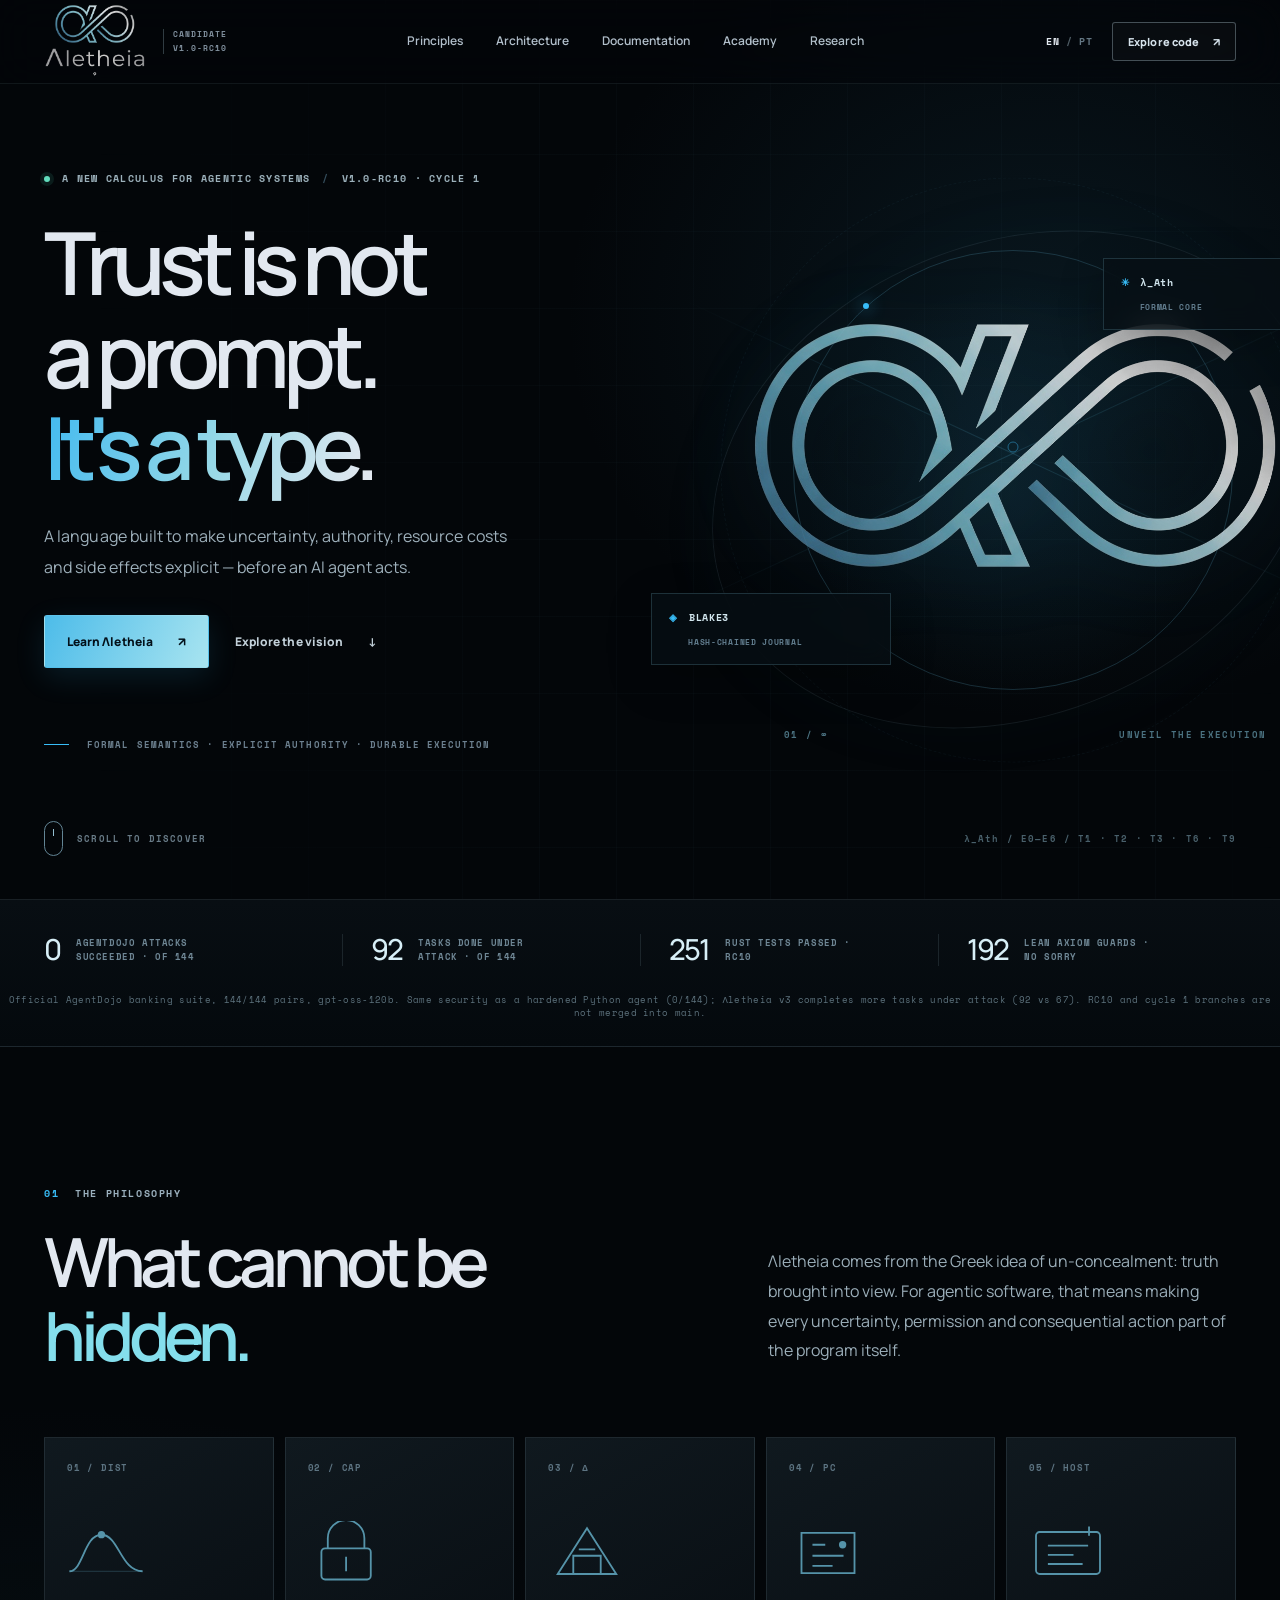
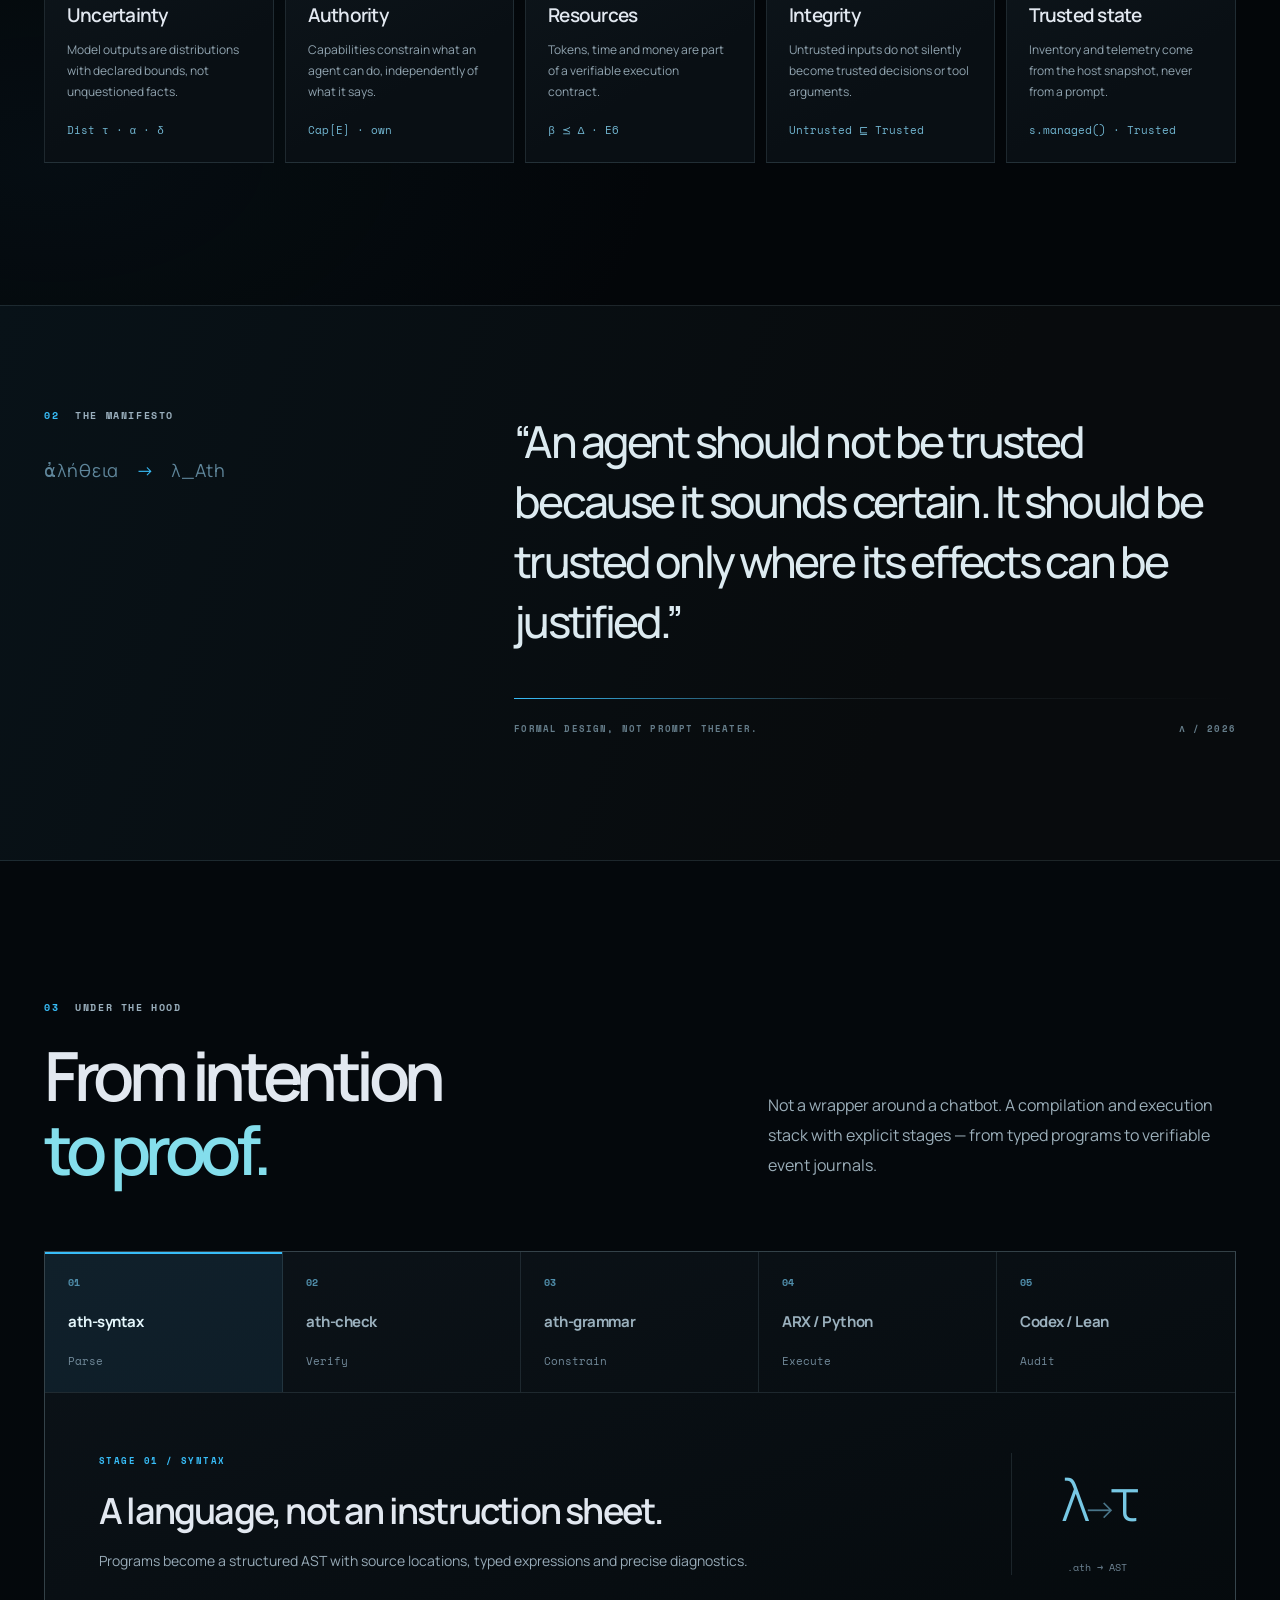
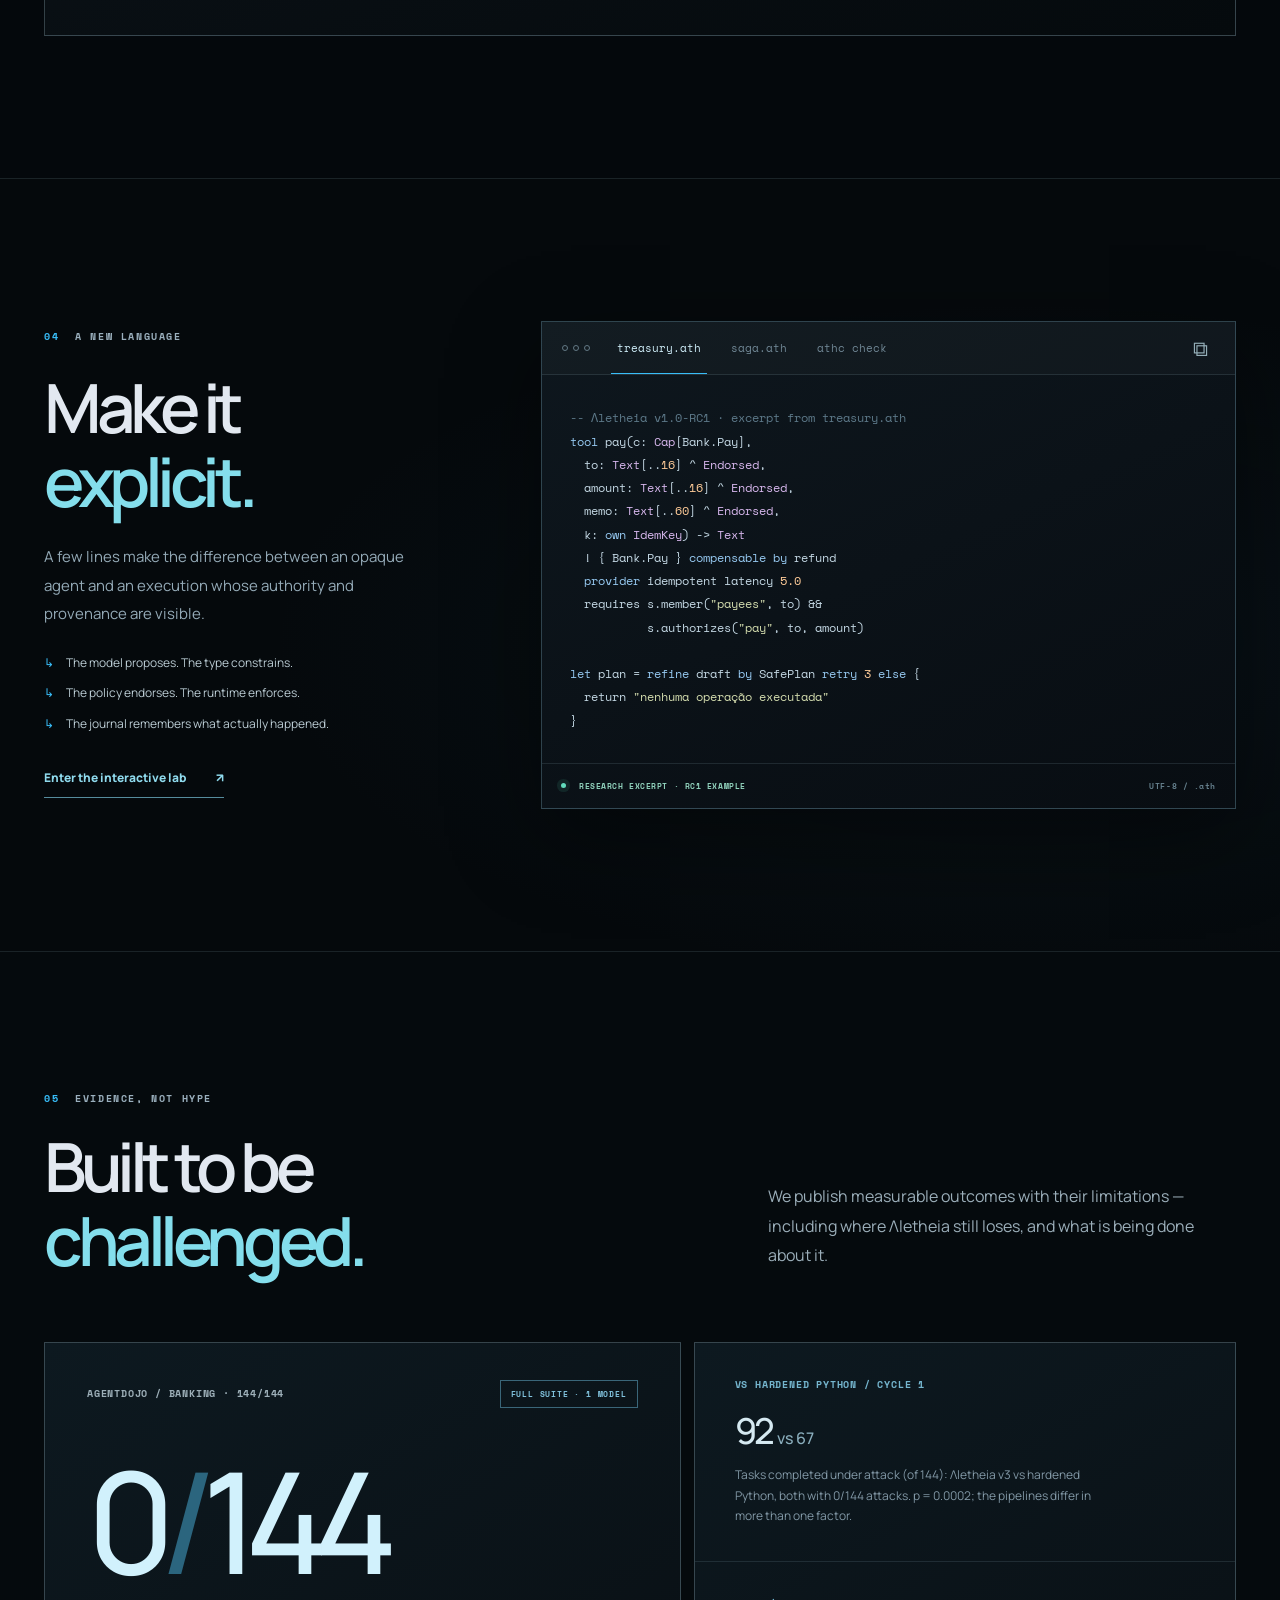
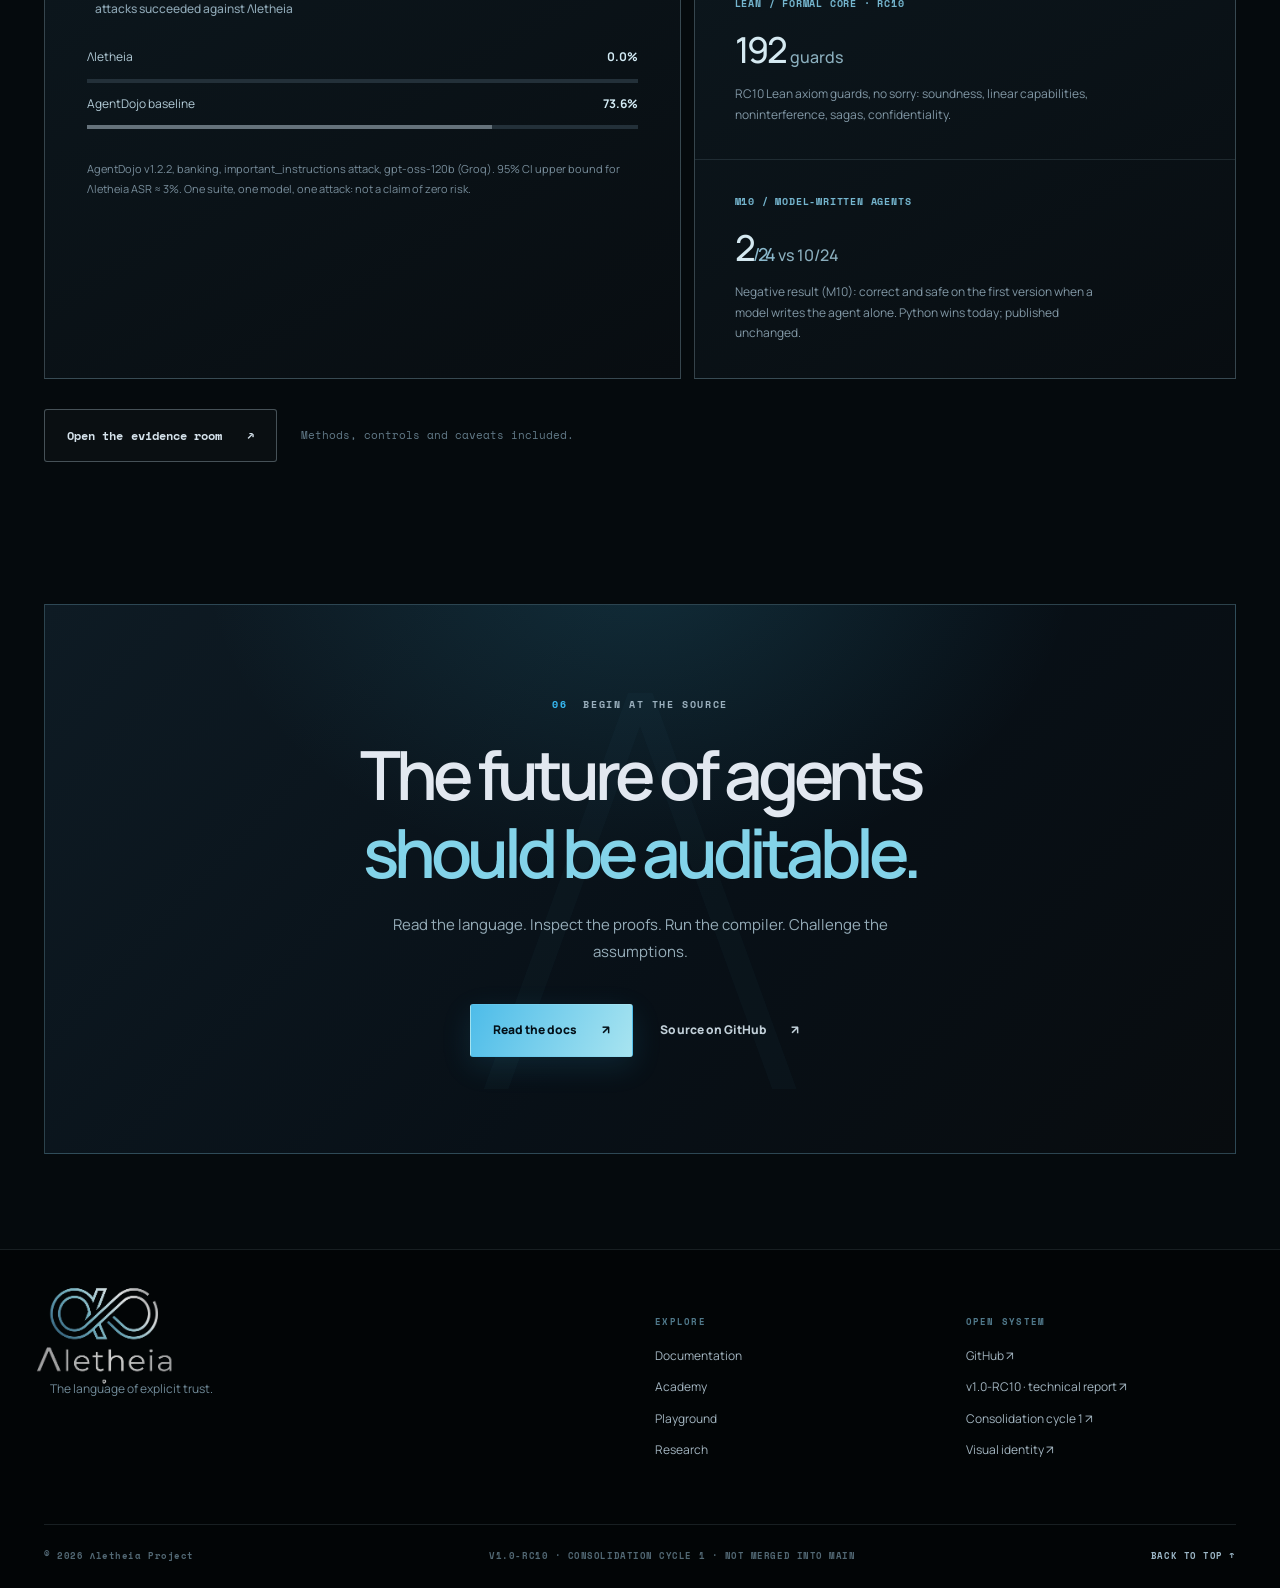
<file: index.html>
<!doctype html>
<html lang="en">
<head>
  <meta charset="UTF-8"><meta name="viewport" content="width=device-width,initial-scale=1"><meta name="theme-color" content="#050708">
  <meta name="description" content="Λletheia — a research programming language for agents. Typed uncertainty, authority, integrity, budgets and durable execution. Formal foundations in Lean 4.">
  <meta property="og:title" content="Λletheia — Trust, compiled."><meta property="og:description" content="The language where uncertainty, authority and side effects cannot hide from the compiler."><meta property="og:image" content="assets/aletheia-original.jpg">
  <link rel="icon" href="assets/favicon.png"><link rel="stylesheet" href="styles/site.css">
  <title>Λletheia — Trust, compiled.</title>
</head>
<body data-page="home">
<a href="#main" class="skip-link">Skip to content</a>
<div class="page-progress" id="page-progress" aria-hidden="true"></div>
<header class="site-header" id="site-header">
 <div class="container header-inner">
  <a href="index.html" class="brand" aria-label="Λletheia home"><img src="assets/aletheia-lockup.png" alt="Λletheia" width="123" height="91"><span class="brand-divider"></span><span class="brand-version">CANDIDATE<br>V1.0-RC10</span></a>
  <nav class="main-nav" aria-label="Main navigation"><a href="#philosophy" data-i18n="navPrinciples">Principles</a><a href="#architecture" data-i18n="navArchitecture">Architecture</a><a href="docs.html" data-i18n="navDocs">Documentation</a><a href="academy.html" data-i18n="navAcademy">Academy</a><a href="research.html" data-i18n="navResearch">Research</a></nav>
  <div class="header-actions"><button class="locale-switch" id="locale-switch" aria-label="Switch language"><span class="locale-current">EN</span><span class="locale-slash"> / </span><span class="locale-next">PT</span></button><a class="btn btn-outline btn-sm header-cta" href="playground.html"><span data-i18n="navExplore">Explore code</span><span aria-hidden="true">↗</span></a><button class="menu-toggle" aria-label="Open menu" aria-expanded="false"><span></span><span></span></button></div>
 </div>
 <nav class="mobile-nav" aria-label="Mobile menu"><a href="#philosophy" data-i18n="navPrinciples">Principles</a><a href="#architecture" data-i18n="navArchitecture">Architecture</a><a href="docs.html" data-i18n="navDocs">Documentation</a><a href="academy.html" data-i18n="navAcademy">Academy</a><a href="research.html" data-i18n="navResearch">Research</a><a href="playground.html" data-i18n="navExplore">Explore code</a></nav>
</header>
<main id="main">
<section class="hero section-shell" id="top">
  <div class="hero-grid" aria-hidden="true"></div><div class="hero-glow" aria-hidden="true"></div>
  <div class="container hero-layout">
   <div class="hero-copy">
     <div class="eyebrow hero-badge"><span class="live-dot"></span><span data-i18n="heroEyebrow">A NEW CALCULUS FOR AGENTIC SYSTEMS</span><span class="badge-sep">/</span><span>V1.0-RC10 · CYCLE 1</span></div>
     <h1><span data-i18n="heroTitle1">Trust is not</span><br><span data-i18n="heroTitle2">a prompt.</span><br><span class="gradient-type" data-i18n="heroTitle3">It's a type.</span></h1>
     <p class="hero-lead" data-i18n="heroLead">A language built to make uncertainty, authority, resource costs and side effects explicit — before an AI agent acts.</p>
     <div class="hero-buttons"><a href="academy.html" class="btn btn-primary"><span data-i18n="heroStart">Start building</span><span class="arrow-nudge">↗</span></a><a href="#manifesto" class="btn btn-ghost"><span data-i18n="heroVision">Explore the vision</span><span class="btn-chevron">↓</span></a></div>
     <div class="hero-micro"><span class="micro-line"></span><span data-i18n="heroMicro">FORMAL SEMANTICS · EXPLICIT AUTHORITY · DURABLE EXECUTION</span></div>
   </div>
   <div class="hero-art" aria-label="Λletheia symbol and formal architecture">
     <div class="art-axis axis-one"></div><div class="art-axis axis-two"></div><div class="art-orbit orbit-one"></div><div class="art-orbit orbit-two"></div>
     <div class="core-symbol"><img src="assets/aletheia-symbol.png" alt="The official Λletheia Greek alpha-lambda infinite symbol" width="530" height="272"></div>
     <div class="radial-center"></div>
     <div class="float-label float-top"><span class="label-cross">✳</span><span>λ_Ath</span><span class="float-label-sub" data-i18n="formalCore">FORMAL CORE</span></div>
     <div class="float-label float-bottom"><span class="label-cross">◈</span><span>BLAKE3</span><span class="float-label-sub" data-i18n="verifiedJournal">HASH-CHAINED JOURNAL</span></div>
     <div class="art-footer"><span>01 / ∞</span><span>UNVEIL THE EXECUTION</span></div>
   </div>
  </div>
  <div class="container hero-bottom"><span class="hero-scroll"><span class="scroll-indicator"></span><span data-i18n="scrollToDiscover">SCROLL TO DISCOVER</span></span><span class="hero-coordinate">λ_Ath / E0—E6 / T1 · T2 · T3 · T6 · T9</span></div>
</section>
<section class="proof-strip" aria-label="Project evidence at a glance"><div class="container proof-strip-inner"><div><strong>0</strong><span data-i18n="proofA">AGENTDOJO ATTACKS SUCCEEDED · OF 144</span></div><div><strong>92</strong><span data-i18n="proofB">TASKS DONE UNDER ATTACK · OF 144</span></div><div><strong>251</strong><span data-i18n="proofC">RUST TESTS PASSED · RC10</span></div><div><strong>192</strong><span data-i18n="proofD">LEAN AXIOM GUARDS · NO SORRY</span></div></div><div class="strip-note" data-i18n="proofNote">Official AgentDojo banking suite, 144/144 pairs, gpt-oss-120b. Same security as a hardened Python agent (0/144); Λletheia v3 completes more tasks under attack (92 vs 67). RC10 and cycle 1 branches are not merged into main.</div></section>
<section class="section philosophy" id="philosophy">
 <div class="container"><div class="section-intro reveal"><div class="kicker"><span>01</span><span data-i18n="philosophyKicker">THE PHILOSOPHY</span></div><div class="intro-split"><h2 class="display-title"><span data-i18n="philosophyTitle1">What cannot be</span><br><em data-i18n="philosophyTitle2">hidden.</em></h2><p data-i18n="philosophyLead">Λletheia comes from the Greek idea of un-concealment: truth brought into view. For agentic software, that means making every uncertainty, permission and consequential action part of the program itself.</p></div></div>
  <div class="pillar-grid">
   <article class="pillar-card reveal"><div class="pillar-top"><span class="pillar-num">01 / DIST</span><svg viewBox="0 0 84 70" fill="none" aria-hidden="true"><path d="M2 55C17 55 18 15 37 15S58 55 82 55" stroke="currentColor" stroke-width="2"/><path d="M2 55h80" stroke="currentColor" opacity=".35"/><circle cx="37" cy="15" r="4" fill="currentColor"/></svg></div><h3 data-i18n="pillar1Title">Uncertainty</h3><p data-i18n="pillar1Desc">Model outputs are distributions with declared bounds, not unquestioned facts.</p><span class="pillar-code">Dist τ · α · δ</span></article>
   <article class="pillar-card reveal"><div class="pillar-top"><span class="pillar-num">02 / CAP</span><svg viewBox="0 0 84 70" fill="none" aria-hidden="true"><path d="M21 30V19a20 20 0 1140 0v11" stroke="currentColor" stroke-width="2"/><rect x="14" y="30" width="54" height="34" rx="4" stroke="currentColor" stroke-width="2"/><path d="M41 39v16" stroke="currentColor" stroke-width="2"/></svg></div><h3 data-i18n="pillar2Title">Authority</h3><p data-i18n="pillar2Desc">Capabilities constrain what an agent can do, independently of what it says.</p><span class="pillar-code">Cap[E] · own</span></article>
   <article class="pillar-card reveal"><div class="pillar-top"><span class="pillar-num">03 / Δ</span><svg viewBox="0 0 84 70" fill="none" aria-hidden="true"><path d="M10 58 42 8l32 50H10Z" stroke="currentColor" stroke-width="2"/><path d="M27 58V38h30v20M33 31h18" stroke="currentColor" stroke-width="2"/></svg></div><h3 data-i18n="pillar3Title">Resources</h3><p data-i18n="pillar3Desc">Tokens, time and money are part of a verifiable execution contract.</p><span class="pillar-code">β ⪯ Δ · E6</span></article>
   <article class="pillar-card reveal"><div class="pillar-top"><span class="pillar-num">04 / PC</span><svg viewBox="0 0 84 70" fill="none" aria-hidden="true"><path d="M13 13h58v44H13z" stroke="currentColor" stroke-width="2"/><path d="M25 26h14M25 38h34M25 49h22" stroke="currentColor" stroke-width="2"/><circle cx="58" cy="26" r="4" fill="currentColor"/></svg></div><h3 data-i18n="pillar4Title">Integrity</h3><p data-i18n="pillar4Desc">Untrusted inputs do not silently become trusted decisions or tool arguments.</p><span class="pillar-code">Untrusted ⊑ Trusted</span></article>
   <article class="pillar-card reveal"><div class="pillar-top"><span class="pillar-num">05 / HOST</span><svg viewBox="0 0 84 70" fill="none" aria-hidden="true"><rect x="7" y="12" width="70" height="46" rx="4" stroke="currentColor" stroke-width="2"/><path d="M20 27h44M20 37h28M20 47h38" stroke="currentColor" stroke-width="2"/><path d="M65 6v10" stroke="currentColor" stroke-width="2"/></svg></div><h3 data-i18n="pillar5Title">Trusted state</h3><p data-i18n="pillar5Desc">Inventory and telemetry come from the host snapshot, never from a prompt.</p><span class="pillar-code">s.managed() · Trusted</span></article>
  </div>
 </div>
</section>
<section class="manifesto section" id="manifesto"><div class="container manifesto-grid"><div class="manifesto-side reveal"><div class="kicker"><span>02</span><span data-i18n="manifestoKicker">THE MANIFESTO</span></div><div class="manifesto-index">ἀλήθεια <span>→</span> λ_Ath</div></div><div class="manifesto-main reveal"><p class="manifesto-quote" data-i18n="manifestoQuote">“An agent should not be trusted because it sounds certain. It should be trusted only where its effects can be justified.”</p><div class="manifesto-rule"></div><div class="manifesto-caption"><span data-i18n="manifestoCaption">FORMAL DESIGN, NOT PROMPT THEATER.</span><span>Λ / 2026</span></div></div></div></section>
<section class="section architecture" id="architecture"><div class="container"><div class="section-intro reveal"><div class="kicker"><span>03</span><span data-i18n="archKicker">UNDER THE HOOD</span></div><div class="intro-split"><h2 class="display-title"><span data-i18n="archTitle1">From intention</span><br><em data-i18n="archTitle2">to proof.</em></h2><p data-i18n="archLead">Not a wrapper around a chatbot. A compilation and execution stack with explicit stages — from typed programs to verifiable event journals.</p></div></div>
<div class="arch-panel reveal"><div class="arch-flow" role="tablist" aria-label="Architecture stages"><button class="arch-node active" role="tab" aria-selected="true" data-stage="0"><span>01</span><b>ath-syntax</b><small data-i18n="archNode1">Parse</small></button><button class="arch-node" role="tab" aria-selected="false" data-stage="1"><span>02</span><b>ath-check</b><small data-i18n="archNode2">Verify</small></button><button class="arch-node" role="tab" aria-selected="false" data-stage="2"><span>03</span><b>ath-grammar</b><small data-i18n="archNode3">Constrain</small></button><button class="arch-node" role="tab" aria-selected="false" data-stage="3"><span>04</span><b>ARX / Python</b><small data-i18n="archNode4">Execute</small></button><button class="arch-node" role="tab" aria-selected="false" data-stage="4"><span>05</span><b>Codex / Lean</b><small data-i18n="archNode5">Audit</small></button></div><div class="arch-detail"><div><div class="detail-label" id="arch-label">STAGE 01 / SYNTAX</div><h3 id="arch-heading">A language, not an instruction sheet.</h3><p id="arch-description">Programs become a structured AST with source locations, typed expressions and precise diagnostics.</p></div><div class="arch-detail-ascii" aria-hidden="true"><div class="ascii-mark">λ<span>→</span>τ</div><span id="arch-code-tag">.ath → AST</span></div></div></div>
</div></section>
<section class="section code-section" id="language"><div class="container code-layout"><div class="code-intro reveal"><div class="kicker"><span>04</span><span data-i18n="codeKicker">A NEW LANGUAGE</span></div><h2 class="display-title"><span data-i18n="codeTitle1">Make it</span><br><em data-i18n="codeTitle2">explicit.</em></h2><p data-i18n="codeLead">A few lines make the difference between an opaque agent and an execution whose authority and provenance are visible.</p><ul class="code-checklist"><li><span>↳</span><span data-i18n="codeBullet1">The model proposes. The type constrains.</span></li><li><span>↳</span><span data-i18n="codeBullet2">The policy endorses. The runtime enforces.</span></li><li><span>↳</span><span data-i18n="codeBullet3">The journal remembers what actually happened.</span></li></ul><a href="playground.html" class="text-link"><span data-i18n="codeLaunch">Enter the interactive lab</span><span>↗</span></a></div>
 <div class="code-window reveal"><div class="window-top"><span class="window-dots"><i></i><i></i><i></i></span><div class="window-tabs"><button class="sample-tab active" data-sample="remediate">treasury.ath</button><button class="sample-tab" data-sample="rollout">saga.ath</button><button class="sample-tab" data-sample="checks">athc check</button></div><button class="icon-btn copy-code" data-copy-target="home-code" aria-label="Copy code">⧉</button></div><pre id="home-code" class="syntax-code"></pre><div class="window-foot"><span class="term-green"><span class="pulse-dot"></span><span data-i18n="codeFoot">RESEARCH EXCERPT · RC1 EXAMPLE</span></span><span>UTF-8  /  .ath</span></div></div>
</div></section>
<section class="section research-preview" id="evidence"><div class="container"><div class="section-intro reveal"><div class="kicker"><span>05</span><span data-i18n="evidenceKicker">EVIDENCE, NOT HYPE</span></div><div class="intro-split"><h2 class="display-title"><span data-i18n="evidenceTitle1">Built to be</span><br><em data-i18n="evidenceTitle2">challenged.</em></h2><p data-i18n="evidenceLead">We publish measurable outcomes with their limitations — including where Λletheia still loses, and what is being done about it.</p></div></div>
 <div class="evidence-grid"><div class="evidence-primary reveal"><div class="evidence-topline"><span>AGENTDOJO / BANKING · 144/144</span><span class="lab-badge" data-i18n="partialSample">FULL SUITE · 1 MODEL</span></div><div class="evidence-number">0<span class="number-slash">/</span>144<span class="num-caption" data-i18n="asrCaption">attacks succeeded against Λletheia</span></div><div class="compare-bars"><div class="bar-label"><span>Λletheia</span><b>0.0%</b></div><div class="bar-track"><i style="width:0%;"></i></div><div class="bar-label"><span>AgentDojo baseline</span><b>73.6%</b></div><div class="bar-track"><i style="width:73.6%;" class="bar-baseline"></i></div></div><p class="stat-disclaimer" data-i18n="evidenceCaveat">AgentDojo v1.2.2, banking, important_instructions attack, gpt-oss-120b (Groq). 95% CI upper bound for Λletheia ASR ≈ 3%. One suite, one model, one attack: not a claim of zero risk.</p></div>
 <div class="evidence-other reveal"><div class="small-stat"><span>VS HARDENED PYTHON / CYCLE 1</span><strong>92 <small>vs 67</small></strong><p data-i18n="smallStat1">Tasks completed under attack (of 144): Λletheia v3 vs hardened Python, both with 0/144 attacks. p = 0.0002; the pipelines differ in more than one factor.</p></div><div class="small-stat"><span>LEAN / FORMAL CORE · RC10</span><strong>192 <small data-i18n="smallStat2Unit">guards</small></strong><p data-i18n="smallStat2">RC10 Lean axiom guards, no sorry: soundness, linear capabilities, noninterference, sagas, confidentiality.</p></div><div class="small-stat"><span>M10 / MODEL-WRITTEN AGENTS</span><strong>2<span class="stat-mini">/24</span> <small>vs 10/24</small></strong><p data-i18n="smallStat3">Negative result (M10): correct and safe on the first version when a model writes the agent alone. Python wins today; published unchanged.</p></div></div></div>
 <div class="research-link-row"><a href="research.html" class="btn btn-outline"><span data-i18n="researchCTA">Open the evidence room</span><span>↗</span></a><span data-i18n="researchTransparency">Methods, controls and caveats included.</span></div></div></section>
<section class="section launch-section"><div class="container launch-card reveal"><div class="launch-glow"></div><div class="launch-mark">Λ</div><div class="kicker"><span>06</span><span data-i18n="launchKicker">BEGIN AT THE SOURCE</span></div><h2><span data-i18n="launchTitle1">The future of agents</span><br><em data-i18n="launchTitle2">should be auditable.</em></h2><p data-i18n="launchLead">Read the language. Inspect the proofs. Run the compiler. Challenge the assumptions.</p><div class="launch-buttons"><a href="docs.html#start" class="btn btn-primary"><span data-i18n="launchGetStarted">Read the docs</span><span>↗</span></a><a href="https://github.com/Antoniorjr4/Aletheia" target="_blank" rel="noopener noreferrer" class="btn btn-ghost"><span data-i18n="launchGithub">Source on GitHub</span><span>↗</span></a></div></div></section>
</main>
<footer class="footer"><div class="container footer-grid"><div><a href="index.html" class="footer-brand"><img src="assets/aletheia-lockup.png" alt="Λletheia" width="145" height="105"></a><p data-i18n="footerTag">The language of explicit trust.</p></div><div class="footer-links"><div><span data-i18n="footerExplore">EXPLORE</span><a href="docs.html" data-i18n="navDocs">Documentation</a><a href="academy.html" data-i18n="navAcademy">Academy</a><a href="playground.html">Playground</a><a href="research.html" data-i18n="navResearch">Research</a></div><div><span data-i18n="footerOpen">OPEN SYSTEM</span><a href="https://github.com/Antoniorjr4/Aletheia" target="_blank" rel="noopener noreferrer">GitHub ↗</a><a href="https://github.com/Antoniorjr4/Aletheia/blob/release/v1.0-rc10/docs/RC10.md" target="_blank" rel="noopener noreferrer">v1.0-RC10 · technical report ↗</a><a href="https://github.com/Antoniorjr4/Aletheia/blob/consolidacao/ciclo-1/docs/CICLO-1.md" target="_blank" rel="noopener noreferrer"><span data-pt="Ciclo de consolidação 1 ↗">Consolidation cycle 1 ↗</span></a><a href="library/Aletheia-Visual-Identity.pdf" target="_blank" rel="noopener noreferrer" data-i18n="footerIdentity">Visual identity ↗</a></div></div></div><div class="container footer-bottom"><span>© 2026 Λletheia Project</span><span data-i18n="footerResearch">V1.0-RC10 · CONSOLIDATION CYCLE 1 · NOT MERGED INTO MAIN</span><a href="#top" data-i18n="backToTop">BACK TO TOP ↑</a></div></footer>
<div class="toast" id="toast" role="status" aria-live="polite"></div><script src="scripts/site.js" defer></script><script src="scripts/home.js" defer></script>
</body></html>
</file>
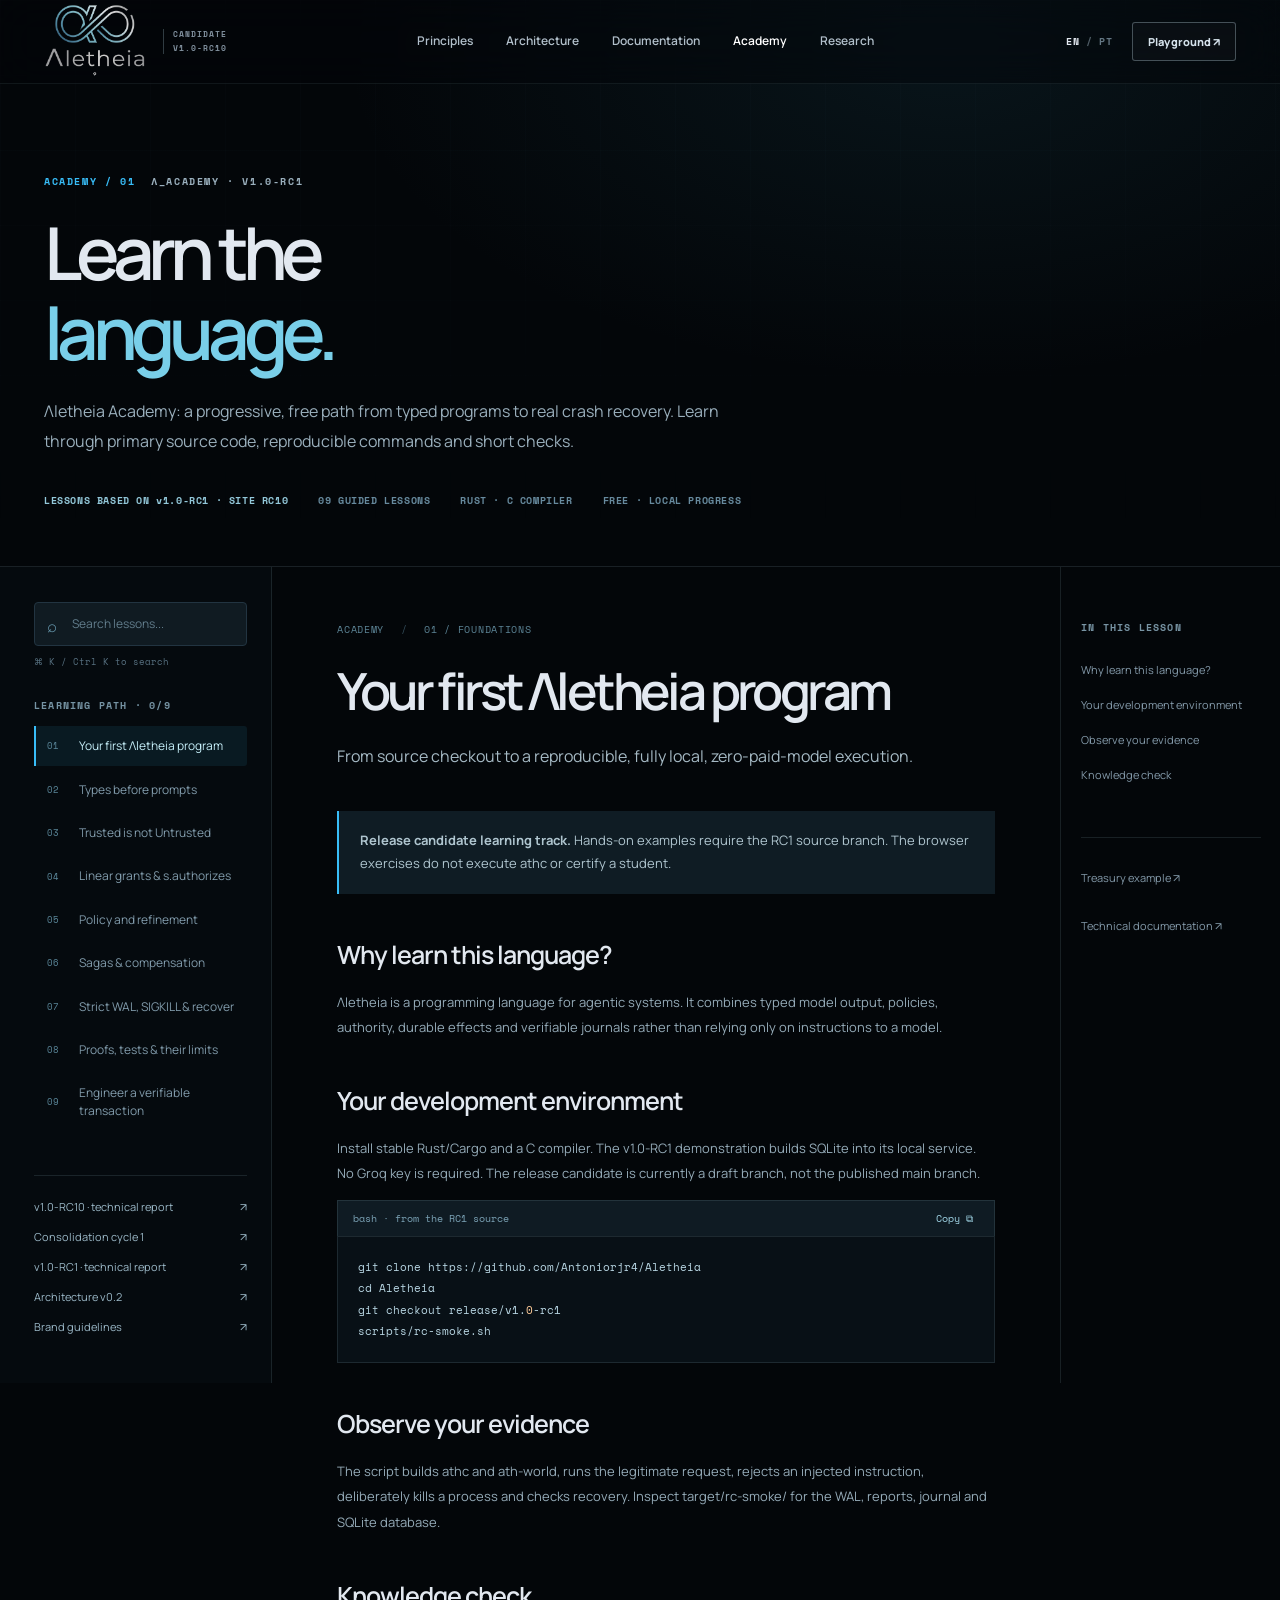
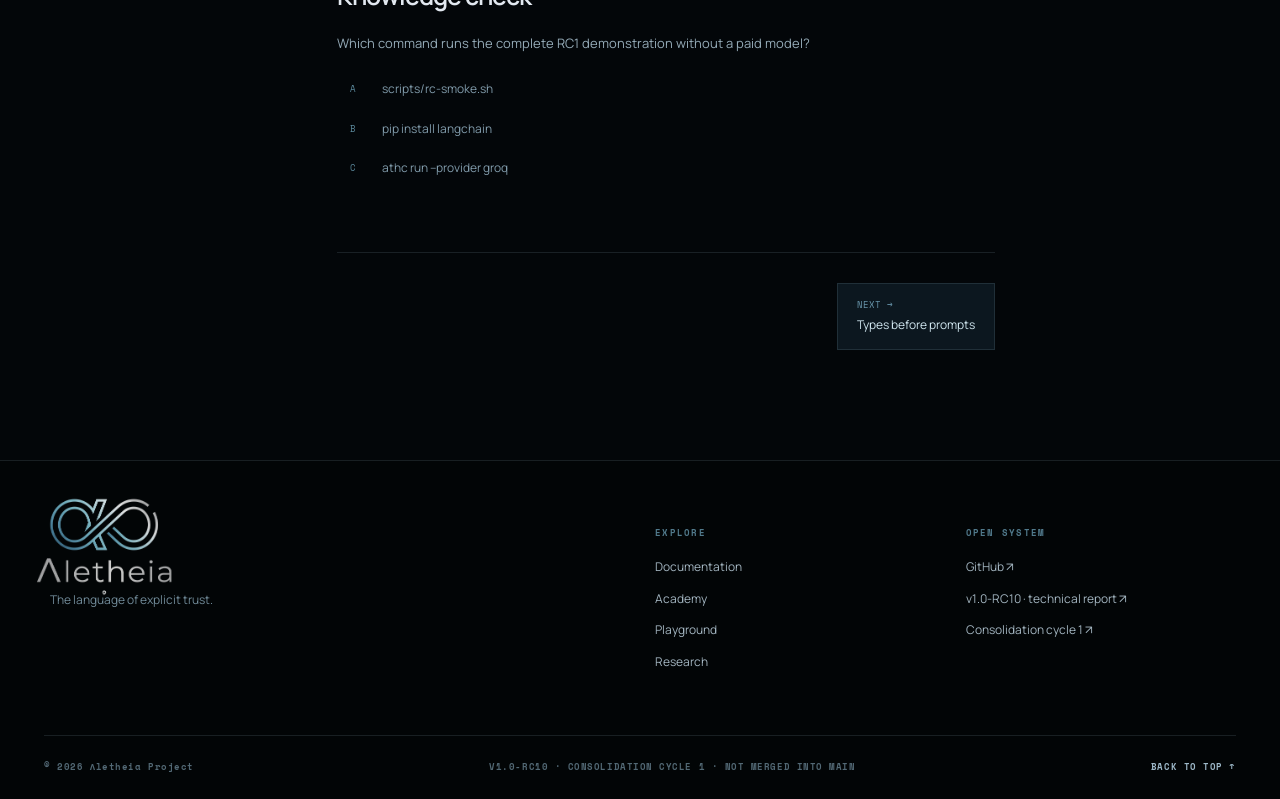
<file: academy.html>
<!doctype html><html lang="en"><head><meta charset="utf-8"><meta name="viewport" content="width=device-width,initial-scale=1"><meta name="theme-color" content="#030609"><meta name="description" content="Λletheia Academy: progressive programming lessons, typed models, linear grants, sagas, strict WAL and recovery from real process crashes."><link rel="icon" href="assets/favicon.png"><link rel="stylesheet" href="styles/site.css"><title>Λletheia Academy — Learn the language</title></head><body data-page="academy">
<a href="#main" class="skip-link">Skip to content</a><div class="page-progress" id="page-progress"></div>
<header class="site-header" id="site-header"><div class="container header-inner"><a href="index.html" class="brand" aria-label="Λletheia home"><img src="assets/aletheia-lockup.png" alt="Λletheia"><span class="brand-divider"></span><span class="brand-version">CANDIDATE<br>V1.0-RC10</span></a><nav class="main-nav" aria-label="Main navigation"><a href="index.html#philosophy" data-i18n="navPrinciples">Principles</a><a href="index.html#architecture" data-i18n="navArchitecture">Architecture</a><a href="docs.html" data-i18n="navDocs">Documentation</a><a href="academy.html" class="active" data-i18n="navAcademy">Academy</a><a href="research.html" data-i18n="navResearch">Research</a></nav><div class="header-actions"><button class="locale-switch" id="locale-switch" aria-label="Switch language"><span class="locale-current">EN</span><span class="locale-slash"> / </span><span class="locale-next">PT</span></button><a href="playground.html" class="btn btn-outline btn-sm header-cta">Playground ↗</a><button class="menu-toggle" aria-label="Open menu" aria-expanded="false"><span></span><span></span></button></div></div><nav class="mobile-nav" aria-label="Mobile menu"><a href="index.html#philosophy" data-i18n="navPrinciples">Principles</a><a href="index.html#architecture" data-i18n="navArchitecture">Architecture</a><a href="docs.html" data-i18n="navDocs">Documentation</a><a href="academy.html" data-i18n="navAcademy">Academy</a><a href="research.html" data-i18n="navResearch">Research</a><a href="playground.html">Playground</a></nav></header>
<main id="main"><section class="page-hero compact"><div class="container"><div class="kicker"><span>ACADEMY / 01</span><span>Λ_ACADEMY · v1.0-RC1</span></div><h1><span id="docs-hero-title">Learn the</span><br><em id="docs-hero-accent">language.</em></h1><p id="docs-hero-desc">Λletheia Academy: learn a new language through real source examples, interactive knowledge checks and reproducible local exercises.</p><div class="page-meta"><span class="label-inline"><span data-pt="AULAS BASEADAS NA v1.0-RC1 · SITE RC10">LESSONS BASED ON v1.0-RC1 · SITE RC10</span></span><span>09 GUIDED LESSONS</span><span>RUST · C COMPILER</span><span>FREE · LOCAL PROGRESS</span></div></div></section>
<div class="docs-shell"><aside class="docs-sidebar"><div class="docs-search-wrap"><span class="docs-search-icon">⌕</span><input id="docs-search" class="docs-search" type="search" placeholder="Search lessons..." aria-label="Search lessons" autocomplete="off"></div><div class="docs-search-hint" id="docs-search-hint">⌘ K / Ctrl K to search</div><div class="docs-sidebar-label" id="docs-sidebar-label">LEARNING PATH</div><nav id="docs-nav" class="docs-categories" aria-label="Academy lessons"></nav><div class="docs-aside-resources"><a href="https://github.com/Antoniorjr4/Aletheia/blob/release/v1.0-rc10/docs/RC10.md" target="_blank" rel="noopener">v1.0-RC10 · technical report <span>↗</span></a><a href="https://github.com/Antoniorjr4/Aletheia/blob/consolidacao/ciclo-1/docs/CICLO-1.md" target="_blank" rel="noopener"><span data-pt="Ciclo de consolidação 1">Consolidation cycle 1</span> <span>↗</span></a><a href="https://github.com/Antoniorjr4/Aletheia/blob/release/v1.0-rc1/docs/RC1.md" target="_blank" rel="noopener">v1.0-RC1 · technical report <span>↗</span></a><a href="library/Aletheia-Architecture-v0.2.pdf" target="_blank" rel="noopener">Architecture v0.2 <span>↗</span></a><a href="library/Aletheia-Visual-Identity.pdf" target="_blank" rel="noopener">Brand guidelines <span>↗</span></a></div></aside><section class="docs-body"><div class="docs-crumb" id="docs-crumb">ACADEMY <span>/</span> START</div><article id="docs-article" class="docs-article" aria-live="polite"></article><div class="doc-prevnext" id="doc-prevnext"></div></section><aside class="docs-toc"><div class="docs-toc-title" id="docs-toc-title">IN THIS LESSON</div><nav id="docs-toc-links" aria-label="Lesson sections"></nav><div class="docs-aside-resources" style="margin-top:45px"><a href="https://github.com/Antoniorjr4/Aletheia/blob/release/v1.0-rc1/examples/rc1/treasury.ath" target="_blank" rel="noopener">Treasury example ↗</a><a href="docs.html">Technical documentation ↗</a></div></aside></div></main>
<footer class="footer"><div class="container footer-grid"><div><a href="index.html" class="footer-brand"><img src="assets/aletheia-lockup.png" alt="Λletheia"></a><p data-i18n="footerTag">The language of explicit trust.</p></div><div class="footer-links"><div><span data-i18n="footerExplore">EXPLORE</span><a href="docs.html" data-i18n="navDocs">Documentation</a><a href="academy.html" data-i18n="navAcademy">Academy</a><a href="playground.html">Playground</a><a href="research.html" data-i18n="navResearch">Research</a></div><div><span data-i18n="footerOpen">OPEN SYSTEM</span><a href="https://github.com/Antoniorjr4/Aletheia" target="_blank" rel="noopener">GitHub ↗</a><a href="https://github.com/Antoniorjr4/Aletheia/blob/release/v1.0-rc10/docs/RC10.md" target="_blank" rel="noopener">v1.0-RC10 · technical report ↗</a><a href="https://github.com/Antoniorjr4/Aletheia/blob/consolidacao/ciclo-1/docs/CICLO-1.md" target="_blank" rel="noopener"><span data-pt="Ciclo de consolidação 1 ↗">Consolidation cycle 1 ↗</span></a></div></div></div><div class="container footer-bottom"><span>© 2026 Λletheia Project</span><span data-i18n="footerResearch">V1.0-RC10 · CONSOLIDATION CYCLE 1 · NOT MERGED INTO MAIN</span><a href="#main" data-i18n="backToTop">BACK TO TOP ↑</a></div></footer>
<div class="toast" id="toast" role="status"></div><script src="scripts/site.js" defer></script><script src="scripts/academy.js" defer></script></body></html>
</file>
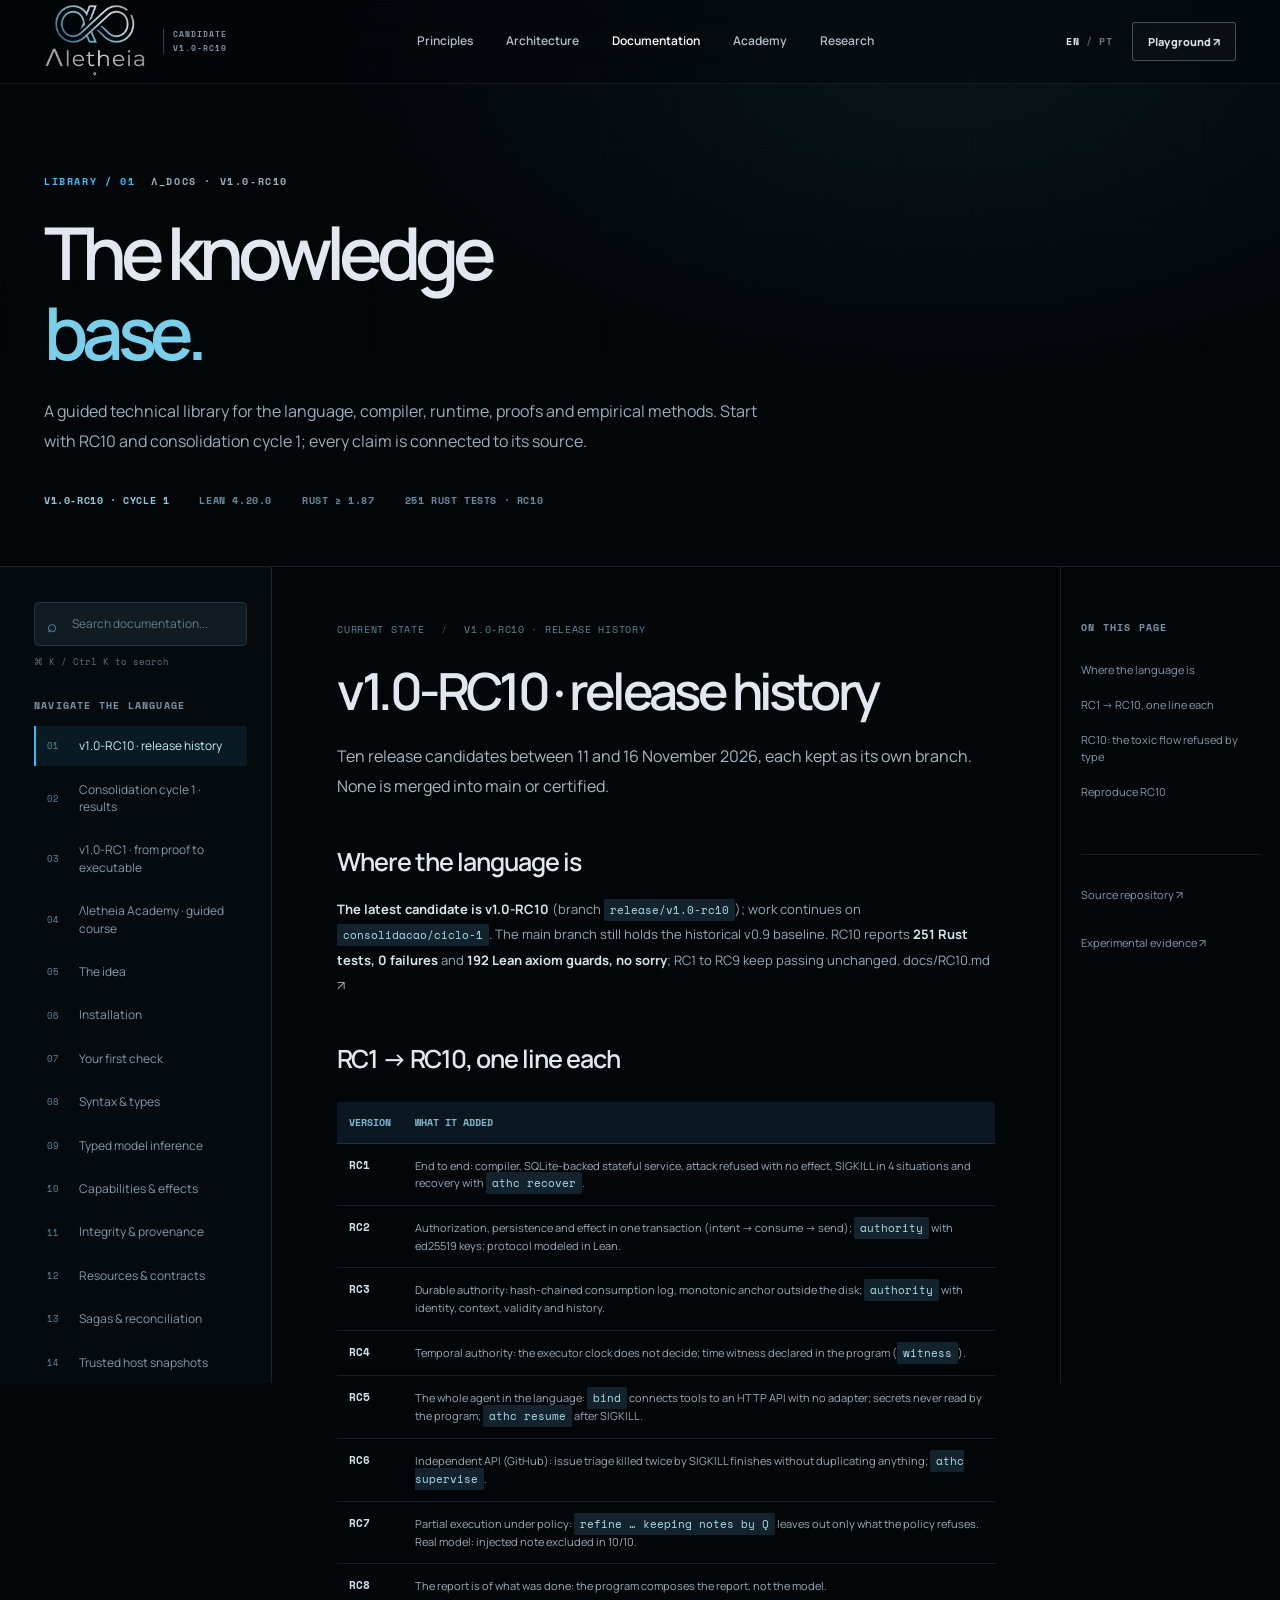
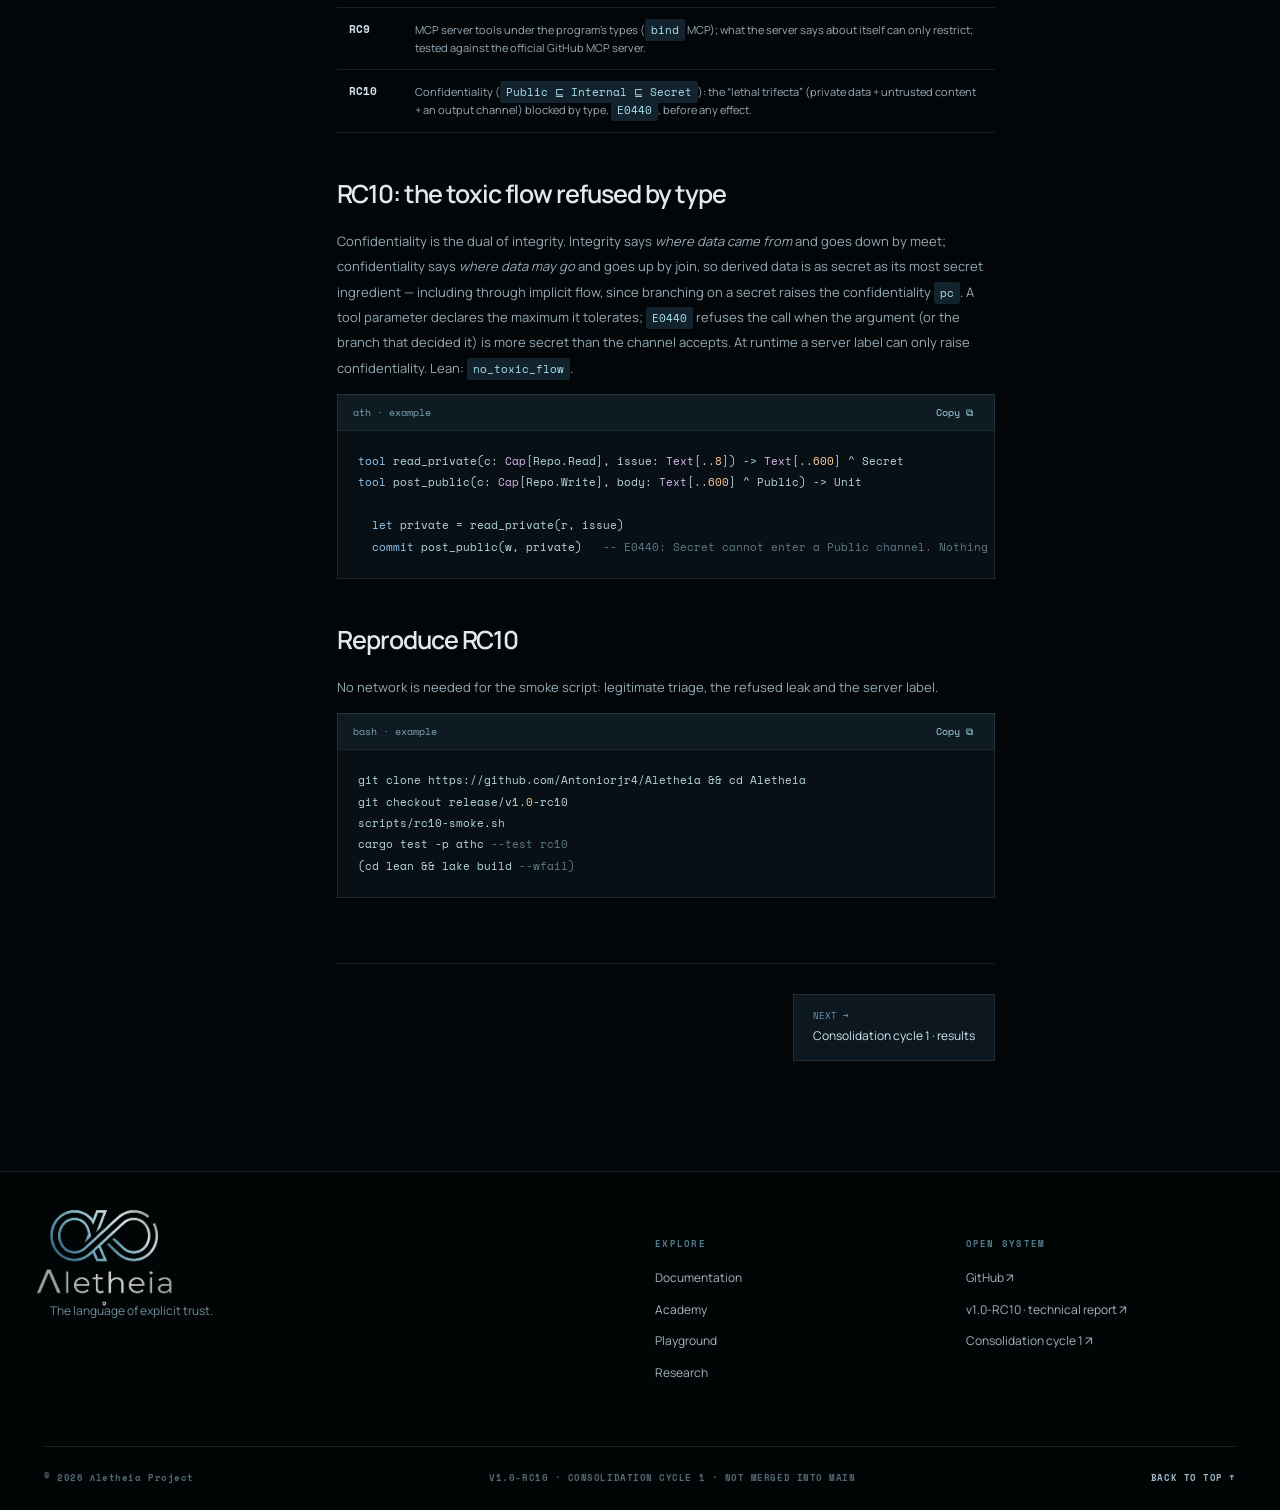
<file: docs.html>
<!doctype html><html lang="en"><head><meta charset="utf-8"><meta name="viewport" content="width=device-width,initial-scale=1"><meta name="theme-color" content="#030609"><meta name="description" content="Λletheia v1.0-RC10 language documentation: release history RC1–RC10, confidentiality, consolidation cycle 1, AgentDojo and honest comparisons."><link rel="icon" href="assets/favicon.png"><link rel="stylesheet" href="styles/site.css"><title>Documentation — Λletheia</title></head><body data-page="docs">
<a href="#main" class="skip-link">Skip to content</a><div class="page-progress" id="page-progress"></div>
<header class="site-header" id="site-header"><div class="container header-inner"><a href="index.html" class="brand" aria-label="Λletheia home"><img src="assets/aletheia-lockup.png" alt="Λletheia"><span class="brand-divider"></span><span class="brand-version">CANDIDATE<br>V1.0-RC10</span></a><nav class="main-nav" aria-label="Main navigation"><a href="index.html#philosophy" data-i18n="navPrinciples">Principles</a><a href="index.html#architecture" data-i18n="navArchitecture">Architecture</a><a href="docs.html" class="active" data-i18n="navDocs">Documentation</a><a href="academy.html" data-i18n="navAcademy">Academy</a><a href="research.html" data-i18n="navResearch">Research</a></nav><div class="header-actions"><button class="locale-switch" id="locale-switch" aria-label="Switch language"><span class="locale-current">EN</span><span class="locale-slash"> / </span><span class="locale-next">PT</span></button><a href="playground.html" class="btn btn-outline btn-sm header-cta">Playground ↗</a><button class="menu-toggle" aria-label="Open menu" aria-expanded="false"><span></span><span></span></button></div></div><nav class="mobile-nav" aria-label="Mobile menu"><a href="index.html#philosophy" data-i18n="navPrinciples">Principles</a><a href="index.html#architecture" data-i18n="navArchitecture">Architecture</a><a href="docs.html" data-i18n="navDocs">Documentation</a><a href="academy.html" data-i18n="navAcademy">Academy</a><a href="research.html" data-i18n="navResearch">Research</a><a href="playground.html">Playground</a></nav></header>
<main id="main"><section class="page-hero compact"><div class="container"><div class="kicker"><span>LIBRARY / 01</span><span>Λ_DOCS · V1.0-RC10</span></div><h1><span id="docs-hero-title">The knowledge</span><br><em id="docs-hero-accent">base.</em></h1><p id="docs-hero-desc">Follow the language from RC1 to RC10, the consolidation cycle and its measured results, then the foundations, proofs and methods.</p><div class="page-meta"><span class="label-inline">V1.0-RC10 · CYCLE 1</span><span>LEAN 4.20.0</span><span>RUST ≥ 1.87</span><span>251 RUST TESTS · RC10</span></div></div></section>
<div class="docs-shell"><aside class="docs-sidebar"><div class="docs-search-wrap"><span class="docs-search-icon">⌕</span><input id="docs-search" class="docs-search" type="search" placeholder="Search documentation..." aria-label="Search docs" autocomplete="off"></div><div class="docs-search-hint" id="docs-search-hint">⌘ K / Ctrl K to search</div><div class="docs-sidebar-label" id="docs-sidebar-label">NAVIGATE THE LANGUAGE</div><nav id="docs-nav" class="docs-categories" aria-label="Documentation topics"></nav><div class="docs-aside-resources"><a href="https://github.com/Antoniorjr4/Aletheia/blob/release/v1.0-rc10/docs/RC10.md" target="_blank" rel="noopener">v1.0-RC10 · technical report <span>↗</span></a><a href="https://github.com/Antoniorjr4/Aletheia/blob/consolidacao/ciclo-1/docs/CICLO-1.md" target="_blank" rel="noopener"><span data-pt="Ciclo de consolidação 1">Consolidation cycle 1</span> <span>↗</span></a><a href="https://github.com/Antoniorjr4/Aletheia/blob/release/v1.0-rc1/docs/RC1.md" target="_blank" rel="noopener">v1.0-RC1 · technical report <span>↗</span></a><a href="library/Aletheia-Architecture-v0.2.pdf" target="_blank" rel="noopener">Architecture v0.2 <span>↗</span></a><a href="library/Aletheia-Visual-Identity.pdf" target="_blank" rel="noopener">Brand guidelines <span>↗</span></a></div></aside><section class="docs-body"><div class="docs-crumb" id="docs-crumb">DOCS <span>/</span> OVERVIEW</div><article id="docs-article" class="docs-article" aria-live="polite"></article><div class="doc-prevnext" id="doc-prevnext"></div></section><aside class="docs-toc"><div class="docs-toc-title" id="docs-toc-title">ON THIS PAGE</div><nav id="docs-toc-links" aria-label="Article headings"></nav><div class="docs-aside-resources" style="margin-top:45px"><a href="https://github.com/Antoniorjr4/Aletheia" target="_blank" rel="noopener">Source repository ↗</a><a href="research.html">Experimental evidence ↗</a></div></aside></div></main>
<footer class="footer"><div class="container footer-grid"><div><a href="index.html" class="footer-brand"><img src="assets/aletheia-lockup.png" alt="Λletheia"></a><p data-i18n="footerTag">The language of explicit trust.</p></div><div class="footer-links"><div><span data-i18n="footerExplore">EXPLORE</span><a href="docs.html" data-i18n="navDocs">Documentation</a><a href="academy.html" data-i18n="navAcademy">Academy</a><a href="playground.html">Playground</a><a href="research.html" data-i18n="navResearch">Research</a></div><div><span data-i18n="footerOpen">OPEN SYSTEM</span><a href="https://github.com/Antoniorjr4/Aletheia" target="_blank" rel="noopener">GitHub ↗</a><a href="https://github.com/Antoniorjr4/Aletheia/blob/release/v1.0-rc10/docs/RC10.md" target="_blank" rel="noopener">v1.0-RC10 · technical report ↗</a><a href="https://github.com/Antoniorjr4/Aletheia/blob/consolidacao/ciclo-1/docs/CICLO-1.md" target="_blank" rel="noopener"><span data-pt="Ciclo de consolidação 1 ↗">Consolidation cycle 1 ↗</span></a></div></div></div><div class="container footer-bottom"><span>© 2026 Λletheia Project</span><span data-i18n="footerResearch">V1.0-RC10 · CONSOLIDATION CYCLE 1 · NOT MERGED INTO MAIN</span><a href="#main" data-i18n="backToTop">BACK TO TOP ↑</a></div></footer>
<div class="toast" id="toast" role="status"></div><script src="scripts/site.js" defer></script><script src="scripts/docs.js" defer></script></body></html>
</file>
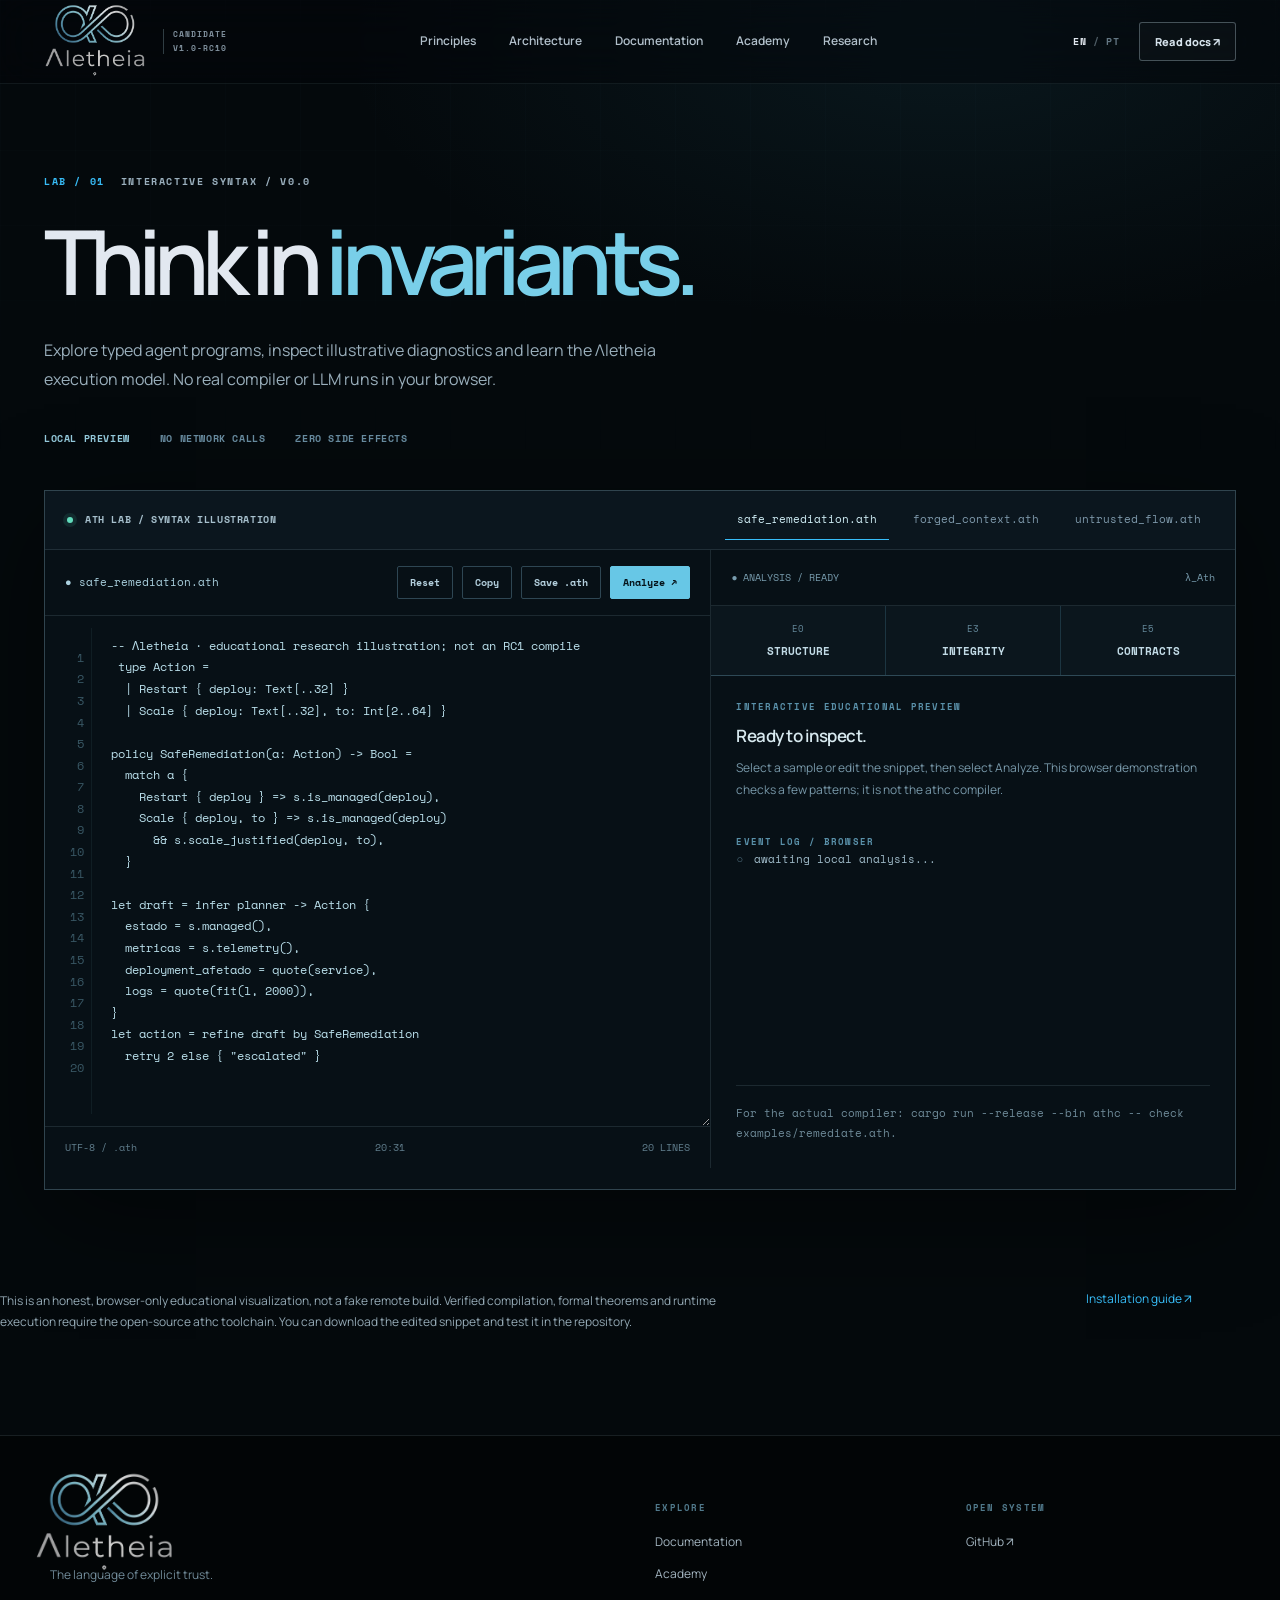
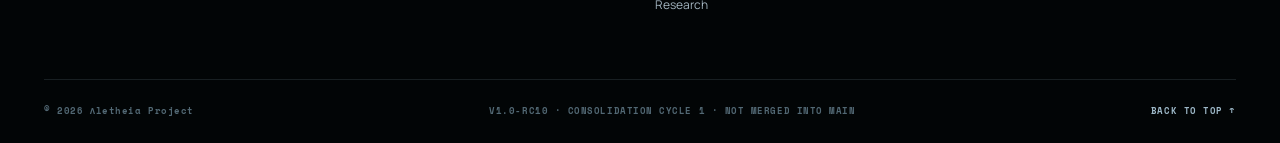
<file: playground.html>
<!doctype html><html lang="en"><head><meta charset="utf-8"><meta name="viewport" content="width=device-width,initial-scale=1"><meta name="theme-color" content="#030609"><meta name="description" content="Explore Λletheia language syntax in a local interactive playground — a browser illustration with no model calls or hidden side effects."><link rel="icon" href="assets/favicon.png"><link rel="stylesheet" href="styles/site.css"><title>Interactive lab — Λletheia</title></head><body data-page="playground" class="lab-page">
<a href="#main" class="skip-link">Skip to content</a><div class="page-progress" id="page-progress"></div>
<header class="site-header" id="site-header"><div class="container header-inner"><a href="index.html" class="brand" aria-label="Λletheia home"><img src="assets/aletheia-lockup.png" alt="Λletheia"><span class="brand-divider"></span><span class="brand-version">CANDIDATE<br>V1.0-RC10</span></a><nav class="main-nav" aria-label="Main navigation"><a href="index.html#philosophy" data-i18n="navPrinciples">Principles</a><a href="index.html#architecture" data-i18n="navArchitecture">Architecture</a><a href="docs.html" data-i18n="navDocs">Documentation</a><a href="academy.html" data-i18n="navAcademy">Academy</a><a href="research.html" data-i18n="navResearch">Research</a></nav><div class="header-actions"><button class="locale-switch" id="locale-switch" aria-label="Switch language"><span class="locale-current">EN</span><span class="locale-slash"> / </span><span class="locale-next">PT</span></button><a href="docs.html#start" class="btn btn-outline btn-sm header-cta">Read docs ↗</a><button class="menu-toggle" aria-label="Open menu" aria-expanded="false"><span></span><span></span></button></div></div><nav class="mobile-nav"><a href="index.html#philosophy" data-i18n="navPrinciples">Principles</a><a href="docs.html" data-i18n="navDocs">Documentation</a><a href="academy.html" data-i18n="navAcademy">Academy</a><a href="research.html" data-i18n="navResearch">Research</a><a href="playground.html">Playground</a></nav></header>
<main id="main"><section class="page-hero lab-hero"><div class="container"><div class="kicker"><span>LAB / 01</span><span>INTERACTIVE SYNTAX / V0.0</span></div><h1><span id="lab-hero-title">Think in</span> <em id="lab-hero-accent">invariants.</em></h1><p id="lab-hero-desc">Explore typed agent programs, inspect illustrative diagnostics and learn the Λletheia execution model. No real compiler or LLM runs in your browser.</p><div class="page-meta"><span class="label-inline">LOCAL PREVIEW</span><span>NO NETWORK CALLS</span><span>ZERO SIDE EFFECTS</span></div></div></section>
<div class="lab-shell"><div class="lab-toolbar"><span class="lab-status"><span class="live-dot"></span><span id="lab-toolbar-status">ATH LAB / SYNTAX ILLUSTRATION</span></span><div class="lab-toolbar-right"><button class="lab-tab active" data-preset="safe">safe_remediation.ath</button><button class="lab-tab" data-preset="forged">forged_context.ath</button><button class="lab-tab" data-preset="unsafe">untrusted_flow.ath</button></div></div><div class="lab-workspace"><section class="editor-column"><div class="editor-top"><span class="editor-filename" id="lab-filename">● safe_remediation.ath</span><div class="editor-actions"><button class="mini-btn" id="lab-reset">Reset</button><button class="mini-btn" id="lab-copy">Copy</button><button class="mini-btn" id="lab-download">Save .ath</button><button class="mini-btn strong" id="lab-run">Analyze ↗</button></div></div><div class="editor-pad"><pre class="editor-gutter" id="line-numbers" aria-hidden="true">1</pre><textarea class="editor-input" id="lab-editor" spellcheck="false" autocapitalize="off" autocorrect="off" aria-label="Editable Λletheia code"></textarea></div><div class="editor-bottom"><span>UTF-8 / .ath</span><span id="lab-position">1:1</span><span id="lab-linecount">0 LINES</span></div></section><section class="output-column"><div class="output-top"><span class="output-filename" id="lab-out-title">● ANALYSIS / READY</span><span>λ_Ath</span></div><div class="analysis-steps"><div class="analysis-step" id="step-structure"><span>E0</span><strong>STRUCTURE</strong></div><div class="analysis-step" id="step-integrity"><span>E3</span><strong>INTEGRITY</strong></div><div class="analysis-step" id="step-contract"><span>E5</span><strong>CONTRACTS</strong></div></div><div class="output-content"><div><div class="output-eyebrow" id="out-label">INTERACTIVE EDUCATIONAL PREVIEW</div><h3 class="output-summary" id="out-summary">Ready to inspect.</h3><p class="output-sub" id="out-desc">Select a sample or edit the snippet, then select Analyze. This browser demonstration checks a few patterns; it is not the athc compiler.</p></div><div><div class="output-eyebrow">EVENT LOG / BROWSER</div><ul class="log-lines" id="output-log"><li><span class="dim">○</span><span>awaiting local analysis...</span></li></ul></div><div class="run-note" id="run-note">For the actual compiler: <code>cargo run --release --bin athc -- check examples/remediate.ath</code>.</div></div></section></div></div>
<div class="container lab-legal"><p id="lab-disclaimer">This is an honest, browser-only educational visualization, not a fake remote build. Verified compilation, formal theorems and runtime execution require the open-source athc toolchain. You can download the edited snippet and test it in the repository.</p><a href="docs.html#install">Installation guide ↗</a></div></main>
<footer class="footer"><div class="container footer-grid"><div><a href="index.html" class="footer-brand"><img src="assets/aletheia-lockup.png" alt="Λletheia"></a><p data-i18n="footerTag">The language of explicit trust.</p></div><div class="footer-links"><div><span data-i18n="footerExplore">EXPLORE</span><a href="docs.html" data-i18n="navDocs">Documentation</a><a href="academy.html" data-i18n="navAcademy">Academy</a><a href="research.html" data-i18n="navResearch">Research</a></div><div><span data-i18n="footerOpen">OPEN SYSTEM</span><a href="https://github.com/Antoniorjr4/Aletheia" target="_blank" rel="noopener">GitHub ↗</a></div></div></div><div class="container footer-bottom"><span>© 2026 Λletheia Project</span><span data-i18n="footerResearch">V1.0-RC10 · CONSOLIDATION CYCLE 1 · NOT MERGED INTO MAIN</span><a href="#main" data-i18n="backToTop">BACK TO TOP ↑</a></div></footer>
<div class="toast" id="toast" role="status"></div><script src="scripts/site.js" defer></script><script src="scripts/playground.js" defer></script></body></html>
</file>
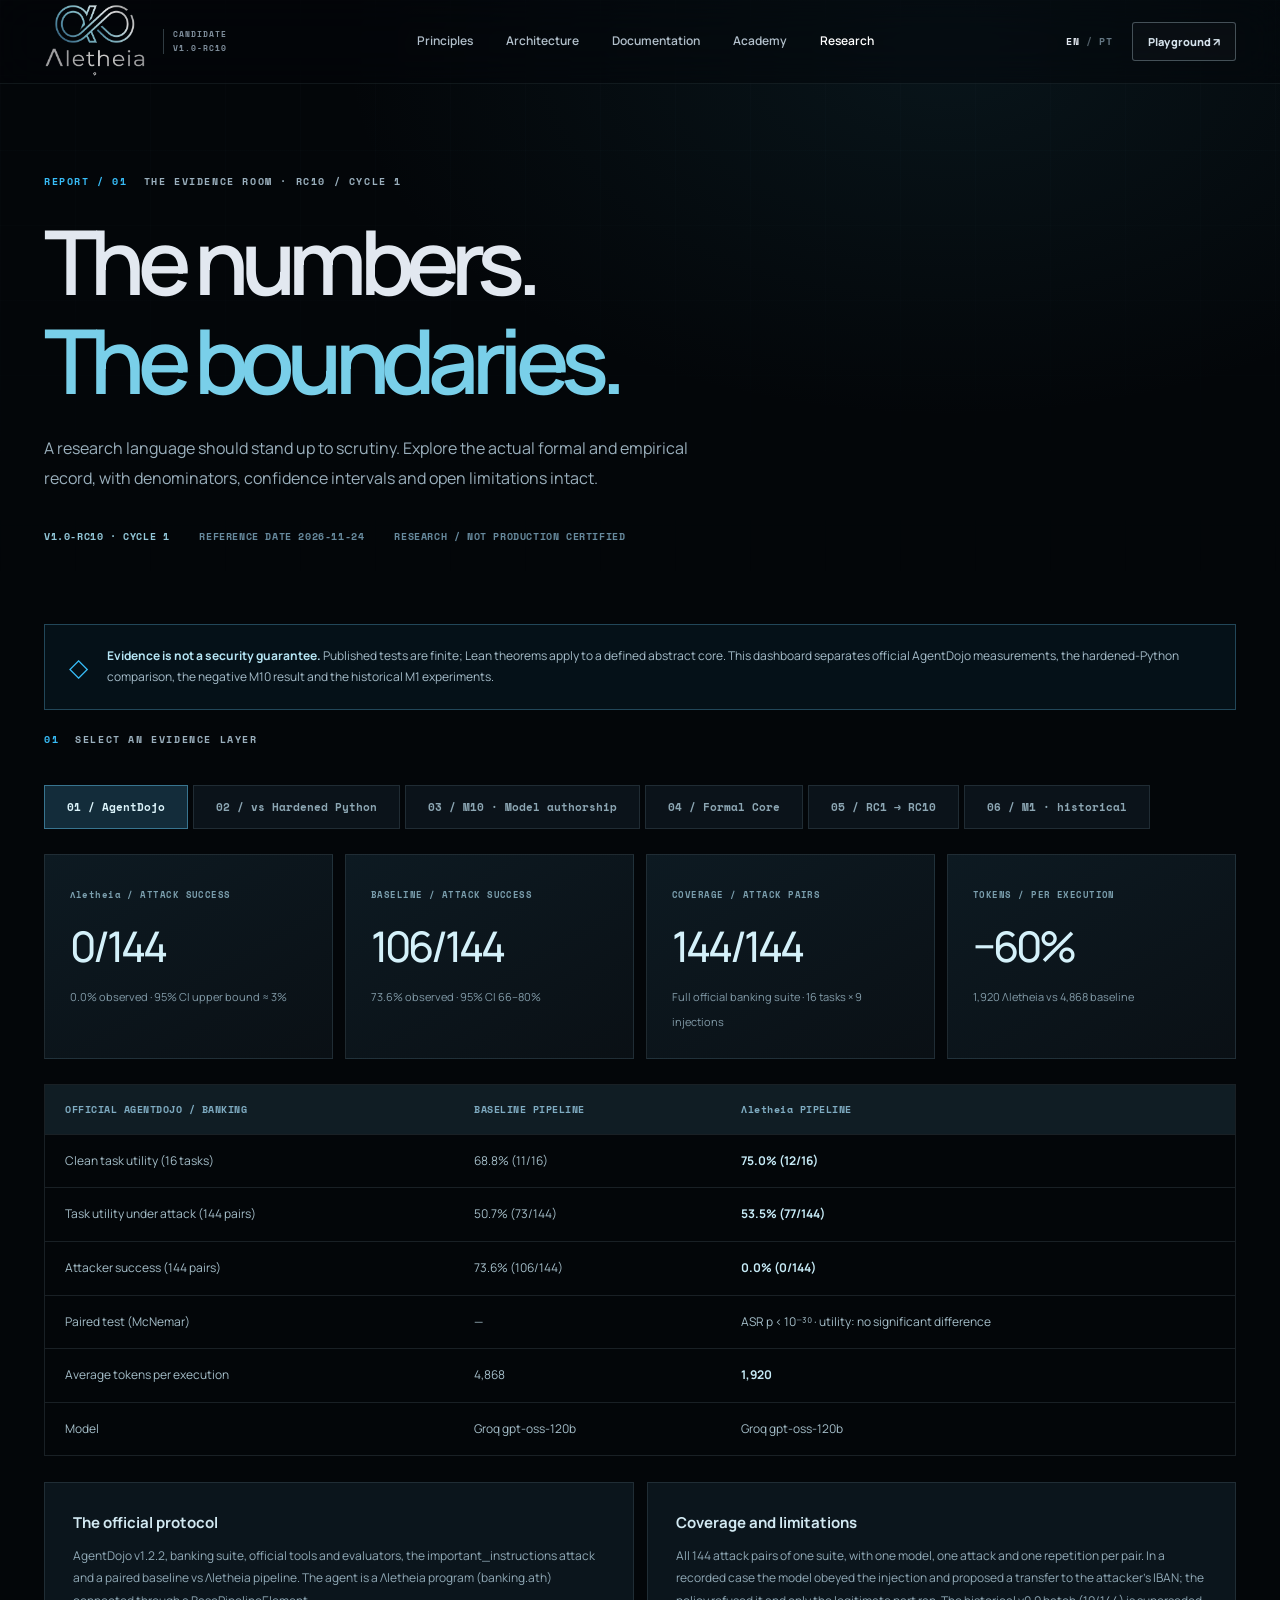
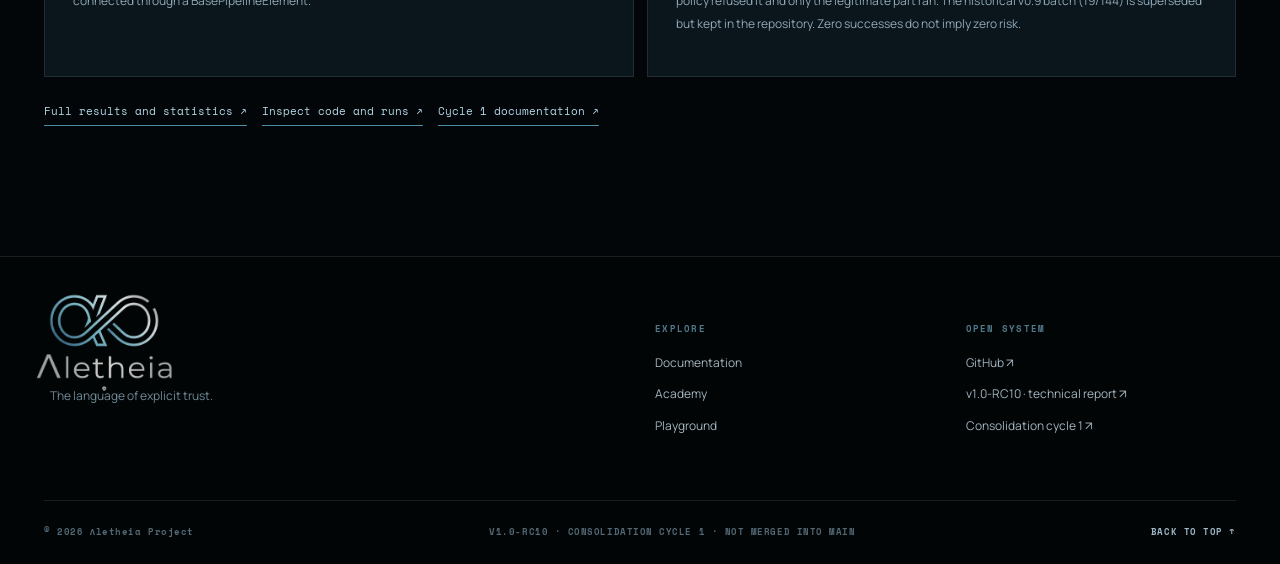
<file: research.html>
<!doctype html><html lang="en"><head><meta charset="utf-8"><meta name="viewport" content="width=device-width,initial-scale=1"><meta name="theme-color" content="#030609"><meta name="description" content="The evidence room for Λletheia: mechanized Lean 4 theorems, differential backends and measured official AgentDojo results, with honest coverage limitations."><link rel="icon" href="assets/favicon.png"><link rel="stylesheet" href="styles/site.css"><title>Research & evidence — Λletheia</title></head><body data-page="research" class="research-page">
<a href="#main" class="skip-link">Skip to content</a><div class="page-progress" id="page-progress"></div>
<header class="site-header" id="site-header"><div class="container header-inner"><a href="index.html" class="brand" aria-label="Λletheia home"><img src="assets/aletheia-lockup.png" alt="Λletheia"><span class="brand-divider"></span><span class="brand-version">CANDIDATE<br>V1.0-RC10</span></a><nav class="main-nav" aria-label="Main navigation"><a href="index.html#philosophy" data-i18n="navPrinciples">Principles</a><a href="index.html#architecture" data-i18n="navArchitecture">Architecture</a><a href="docs.html" data-i18n="navDocs">Documentation</a><a href="academy.html" data-i18n="navAcademy">Academy</a><a href="research.html" class="active" data-i18n="navResearch">Research</a></nav><div class="header-actions"><button class="locale-switch" id="locale-switch" aria-label="Switch language"><span class="locale-current">EN</span><span class="locale-slash"> / </span><span class="locale-next">PT</span></button><a href="playground.html" class="btn btn-outline btn-sm header-cta">Playground ↗</a><button class="menu-toggle" aria-label="Open menu" aria-expanded="false"><span></span><span></span></button></div></div><nav class="mobile-nav"><a href="index.html#philosophy" data-i18n="navPrinciples">Principles</a><a href="docs.html" data-i18n="navDocs">Documentation</a><a href="academy.html" data-i18n="navAcademy">Academy</a><a href="research.html" data-i18n="navResearch">Research</a><a href="playground.html">Playground</a></nav></header>
<main id="main"><section class="page-hero"><div class="container"><div class="kicker"><span>REPORT / 01</span><span>THE EVIDENCE ROOM · RC10 / CYCLE 1</span></div><h1><span id="res-hero-title">The numbers.</span><br><em id="res-hero-accent">The boundaries.</em></h1><p id="res-hero-desc">A research language should stand up to scrutiny. Explore the actual formal and empirical record, with denominators, confidence intervals and open limitations intact.</p><div class="page-meta"><span class="label-inline">V1.0-RC10 · CYCLE 1</span><span>REFERENCE DATE 2026-11-24</span><span>RESEARCH / NOT PRODUCTION CERTIFIED</span></div></div></section>
<section class="research-dashboard"><div class="container"><div class="research-note"><span class="icon">◇</span><div id="research-notice"><b>Evidence is not a security guarantee.</b> Published tests are finite; Lean theorems apply to a defined abstract core. This dashboard deliberately distinguishes official AgentDojo measurements from custom M1 experiments.</div></div><div class="kicker"><span>01</span><span id="research-select-label">SELECT AN EVIDENCE LAYER</span></div><div class="research-tabs" role="tablist"><button class="research-tab active" data-report="agentdojo" role="tab" aria-selected="true">01 / AgentDojo</button><button class="research-tab" data-report="compare" role="tab" aria-selected="false">02 / vs Hardened Python</button><button class="research-tab" data-report="m10" role="tab" aria-selected="false">03 / M10 · Model authorship</button><button class="research-tab" data-report="formal" role="tab" aria-selected="false">04 / Formal Core</button><button class="research-tab" data-report="system" role="tab" aria-selected="false">05 / RC1 → RC10</button><button class="research-tab" data-report="m1" role="tab" aria-selected="false">06 / M1 · historical</button></div>
<div class="research-view active" id="report-agentdojo" role="tabpanel"><div class="research-metrics"><div class="metric-card"><span class="metric-eyebrow" data-pt="Λletheia / ATAQUES BEM-SUCEDIDOS">Λletheia / ATTACK SUCCESS</span><strong>0/144</strong><small data-pt="0,0% observado · limite superior do IC95 ≈ 3%">0.0% observed · 95% CI upper bound ≈ 3%</small></div><div class="metric-card"><span class="metric-eyebrow" data-pt="BASELINE / ATAQUES BEM-SUCEDIDOS">BASELINE / ATTACK SUCCESS</span><strong>106/144</strong><small data-pt="73,6% observado · IC95 66–80%">73.6% observed · 95% CI 66–80%</small></div><div class="metric-card"><span class="metric-eyebrow" data-pt="COBERTURA / PARES DE ATAQUE">COVERAGE / ATTACK PAIRS</span><strong>144/144</strong><small data-pt="Suíte oficial banking completa · 16 tarefas × 9 injeções">Full official banking suite · 16 tasks × 9 injections</small></div><div class="metric-card"><span class="metric-eyebrow" data-pt="TOKENS / POR EXECUÇÃO">TOKENS / PER EXECUTION</span><strong>−60%</strong><small data-pt="1.920 Λletheia contra 4.868 no baseline">1,920 Λletheia vs 4,868 baseline</small></div></div><div class="research-table-wrap"><table class="research-table"><thead data-pt="&lt;tr&gt;&lt;th&gt;AGENTDOJO OFICIAL / BANKING&lt;/th&gt;&lt;th&gt;PIPELINE BASELINE&lt;/th&gt;&lt;th&gt;PIPELINE Λletheia&lt;/th&gt;&lt;/tr&gt;"><tr><th>OFFICIAL AGENTDOJO / BANKING</th><th>BASELINE PIPELINE</th><th>Λletheia PIPELINE</th></tr></thead><tbody data-pt="&lt;tr&gt;&lt;td&gt;Utilidade sem ataque (16 tarefas)&lt;/td&gt;&lt;td&gt;68,8% (11/16)&lt;/td&gt;&lt;td&gt;&lt;strong&gt;75,0% (12/16)&lt;/strong&gt;&lt;/td&gt;&lt;/tr&gt;&lt;tr&gt;&lt;td&gt;Utilidade sob ataque (144 pares)&lt;/td&gt;&lt;td&gt;50,7% (73/144)&lt;/td&gt;&lt;td&gt;&lt;strong&gt;53,5% (77/144)&lt;/strong&gt;&lt;/td&gt;&lt;/tr&gt;&lt;tr&gt;&lt;td&gt;Sucesso do atacante (144 pares)&lt;/td&gt;&lt;td&gt;73,6% (106/144)&lt;/td&gt;&lt;td&gt;&lt;strong&gt;0,0% (0/144)&lt;/strong&gt;&lt;/td&gt;&lt;/tr&gt;&lt;tr&gt;&lt;td&gt;Teste pareado (McNemar)&lt;/td&gt;&lt;td&gt;—&lt;/td&gt;&lt;td&gt;ASR p &amp;lt; 10⁻³⁰ · utilidade: sem diferença significativa&lt;/td&gt;&lt;/tr&gt;&lt;tr&gt;&lt;td&gt;Tokens médios por execução&lt;/td&gt;&lt;td&gt;4.868&lt;/td&gt;&lt;td&gt;&lt;strong&gt;1.920&lt;/strong&gt;&lt;/td&gt;&lt;/tr&gt;&lt;tr&gt;&lt;td&gt;Modelo&lt;/td&gt;&lt;td&gt;Groq gpt-oss-120b&lt;/td&gt;&lt;td&gt;Groq gpt-oss-120b&lt;/td&gt;&lt;/tr&gt;"><tr><td>Clean task utility (16 tasks)</td><td>68.8% (11/16)</td><td><strong>75.0% (12/16)</strong></td></tr><tr><td>Task utility under attack (144 pairs)</td><td>50.7% (73/144)</td><td><strong>53.5% (77/144)</strong></td></tr><tr><td>Attacker success (144 pairs)</td><td>73.6% (106/144)</td><td><strong>0.0% (0/144)</strong></td></tr><tr><td>Paired test (McNemar)</td><td>—</td><td>ASR p &lt; 10⁻³⁰ · utility: no significant difference</td></tr><tr><td>Average tokens per execution</td><td>4,868</td><td><strong>1,920</strong></td></tr><tr><td>Model</td><td>Groq gpt-oss-120b</td><td>Groq gpt-oss-120b</td></tr></tbody></table></div><div class="research-methodology"><article class="method-card"><h3 id="official-method-title">The official protocol</h3><p id="official-method-body">AgentDojo v1.2.2, banking suite, official tools and evaluators, the important_instructions attack and a paired baseline vs Λletheia pipeline. The agent is a Λletheia program (banking.ath) connected through a BasePipelineElement.</p></article><article class="method-card"><h3 id="official-limits-title">Coverage and limitations</h3><p id="official-limits-body">All 144 attack pairs of one suite, with one model, one attack and one repetition per pair. In a recorded case the model obeyed the injection and proposed a transfer to the attacker's IBAN; the policy refused it and only the legitimate part ran. The historical v0.9 batch (19/144) is superseded but kept in the repository. Zero successes do not imply zero risk.</p></article></div><div class="research-source"><a href="https://github.com/Antoniorjr4/Aletheia/blob/consolidacao/ciclo-1/bench/agentdojo/RESULTS.md" target="_blank" rel="noopener"><span data-pt="Resultados e estatística completos ↗">Full results and statistics ↗</span></a><a href="https://github.com/Antoniorjr4/Aletheia/tree/consolidacao/ciclo-1/bench/agentdojo" target="_blank" rel="noopener"><span data-pt="Código e execuções ↗">Inspect code and runs ↗</span></a><a href="docs.html#ciclo1"><span data-pt="Documentação do ciclo 1 ↗">Cycle 1 documentation ↗</span></a></div></div>
<div class="research-view" id="report-compare" role="tabpanel"><div class="research-metrics"><div class="metric-card"><span class="metric-eyebrow" data-pt="SEGURANÇA / OS TRÊS">SECURITY / ALL THREE</span><strong>0/144</strong><small data-pt="Ataques bem-sucedidos em todos os pipelines · empate">Attacks succeeded in every pipeline · equal</small></div><div class="metric-card"><span class="metric-eyebrow" data-pt="Λletheia v3 / SOB ATAQUE">Λletheia v3 / UNDER ATTACK</span><strong>92/144</strong><small data-pt="63,9% das tarefas · IC95 56–71%">63.9% of tasks done · 95% CI 56–71%</small></div><div class="metric-card"><span class="metric-eyebrow" data-pt="PYTHON ENDURECIDO / SOB ATAQUE">HARDENED PYTHON / UNDER ATTACK</span><strong>67/144</strong><small data-pt="46,5% das tarefas · IC95 39–55%">46.5% of tasks done · 95% CI 39–55%</small></div><div class="metric-card"><span class="metric-eyebrow" data-pt="CUSTO DA RODADA">COST OF THE RUN</span><strong>US$ 0.20</strong><small data-pt="480/480 execuções · rodada paga do ciclo 1">480/480 executions · cycle 1 paid run</small></div></div><div class="research-table-wrap"><table class="research-table"><thead data-pt="&lt;tr&gt;&lt;th&gt;CICLO 1 / AGENTDOJO BANKING · 144 PARES&lt;/th&gt;&lt;th&gt;UTILIDADE&lt;/th&gt;&lt;th&gt;UTILIDADE SOB ATAQUE&lt;/th&gt;&lt;th&gt;ATAQUES&lt;/th&gt;&lt;th&gt;TOKENS/EXECUÇÃO&lt;/th&gt;&lt;/tr&gt;"><tr><th>CYCLE 1 / AGENTDOJO BANKING · 144 PAIRS</th><th>UTILITY</th><th>UTILITY UNDER ATTACK</th><th>ATTACKS</th><th>TOKENS/RUN</th></tr></thead><tbody data-pt="&lt;tr&gt;&lt;td&gt;&lt;strong&gt;Λletheia v3&lt;/strong&gt; (centavos inteiros)&lt;/td&gt;&lt;td&gt;10/16&lt;/td&gt;&lt;td&gt;&lt;strong&gt;92/144 (63,9%)&lt;/strong&gt;&lt;/td&gt;&lt;td&gt;&lt;strong&gt;0/144&lt;/strong&gt;&lt;/td&gt;&lt;td&gt;1.908&lt;/td&gt;&lt;/tr&gt;&lt;tr&gt;&lt;td&gt;Λletheia v2 (runtime corrigido)&lt;/td&gt;&lt;td&gt;11/16&lt;/td&gt;&lt;td&gt;76/144 (52,8%)&lt;/td&gt;&lt;td&gt;0/144&lt;/td&gt;&lt;td&gt;1.864&lt;/td&gt;&lt;/tr&gt;&lt;tr&gt;&lt;td&gt;Python endurecido (7 controles, keeping)&lt;/td&gt;&lt;td&gt;8/16&lt;/td&gt;&lt;td&gt;67/144 (46,5%)&lt;/td&gt;&lt;td&gt;0/144&lt;/td&gt;&lt;td&gt;1.817&lt;/td&gt;&lt;/tr&gt;&lt;tr&gt;&lt;td&gt;v3 × Python endurecido (McNemar)&lt;/td&gt;&lt;td&gt;—&lt;/td&gt;&lt;td&gt;34 × 9 · p = 0,0002&lt;/td&gt;&lt;td&gt;igual&lt;/td&gt;&lt;td&gt;—&lt;/td&gt;&lt;/tr&gt;"><tr><td><strong>Λletheia v3</strong> (integer cents)</td><td>10/16</td><td><strong>92/144 (63.9%)</strong></td><td><strong>0/144</strong></td><td>1,908</td></tr><tr><td>Λletheia v2 (runtime fixed)</td><td>11/16</td><td>76/144 (52.8%)</td><td>0/144</td><td>1,864</td></tr><tr><td>Hardened Python (7 controls, keeping)</td><td>8/16</td><td>67/144 (46.5%)</td><td>0/144</td><td>1,817</td></tr><tr><td>v3 × hardened Python (McNemar)</td><td>—</td><td>34 × 9 · p = 0.0002</td><td>equal</td><td>—</td></tr></tbody></table></div><div class="research-table-wrap"><table class="research-table"><thead data-pt="&lt;tr&gt;&lt;th&gt;PROVA DE ENGENHARIA / MESMO AGENTE&lt;/th&gt;&lt;th&gt;Λletheia&lt;/th&gt;&lt;th&gt;PYTHON ENDURECIDO&lt;/th&gt;&lt;th&gt;LEITURA&lt;/th&gt;&lt;/tr&gt;"><tr><th>ENGINEERING PROOF / SAME AGENT</th><th>Λletheia</th><th>HARDENED PYTHON</th><th>READING</th></tr></thead><tbody data-pt="&lt;tr&gt;&lt;td&gt;Ataques de injeção bloqueados (AgentDojo)&lt;/td&gt;&lt;td&gt;0/144 bem-sucedidos&lt;/td&gt;&lt;td&gt;0/144 bem-sucedidos&lt;/td&gt;&lt;td&gt;&lt;strong&gt;Igual&lt;/strong&gt; — sem segurança extra sobre um Python bem feito&lt;/td&gt;&lt;/tr&gt;&lt;tr&gt;&lt;td&gt;Defeitos de garantia pegos antes de rodar (catálogo do autor)&lt;/td&gt;&lt;td&gt;&lt;strong&gt;16/17&lt;/strong&gt;&lt;/td&gt;&lt;td&gt;0/17&lt;/td&gt;&lt;td&gt;Vantagem; pequena num catálogo cego&lt;/td&gt;&lt;/tr&gt;&lt;tr&gt;&lt;td&gt;Análise estática no Python (Pysa)&lt;/td&gt;&lt;td&gt;—&lt;/td&gt;&lt;td&gt;1/21 · 0/15 (cego)&lt;/td&gt;&lt;td&gt;A ferramenta não fecha a distância&lt;/td&gt;&lt;/tr&gt;&lt;tr&gt;&lt;td&gt;Esforço de mudança (linhas por mudança)&lt;/td&gt;&lt;td&gt;+32%&lt;/td&gt;&lt;td&gt;referência&lt;/td&gt;&lt;td&gt;&lt;strong&gt;Hipótese refutada&lt;/strong&gt; pela regra fixada antes&lt;/td&gt;&lt;/tr&gt;"><tr><td>Prompt-injection attacks blocked (AgentDojo)</td><td>0/144 succeeded</td><td>0/144 succeeded</td><td><strong>Equal</strong> — no extra security over well-built Python</td></tr><tr><td>Guarantee defects caught before running (author's catalog)</td><td><strong>16/17</strong></td><td>0/17</td><td>Advantage; small in a blind catalog</td></tr><tr><td>Static analysis on Python (Pysa)</td><td>—</td><td>1/21 · 0/15 (blind)</td><td>Tooling does not close the gap</td></tr><tr><td>Change effort (lines per change)</td><td>+32%</td><td>baseline</td><td><strong>Hypothesis refuted</strong> by the pre-set rule</td></tr></tbody></table></div><div class="research-methodology"><article class="method-card"><h3 data-pt="O que isto mostra">What this shows</h3><p data-pt="Contra injeção de prompt, a Λletheia é tão segura quanto um agente Python cuidadosamente endurecido — não mais. A diferença está no que é verificado antes de rodar, e no ciclo 1 o pipeline v3 cumpriu significativamente mais tarefas legítimas sob ataque, com a mesma segurança.">Against prompt injection, Λletheia is as safe as a carefully hardened Python agent — not safer. Where it differs is in what is checked before running, and in cycle 1 the v3 pipeline completed significantly more legitimate tasks under attack with the same security.</p></article><article class="method-card"><h3 data-pt="O que isto não mostra">What this does not show</h3><p data-pt="A v3 e o Python endurecido diferem em mais de um fator (tipo do valor, mensagem de sistema, ordem do esquema), então a vantagem não é atribuível só aos centavos. Uma suíte, um modelo, um ataque. A afirmação de que a linguagem barateia o desenvolvimento foi refutada nesta medição e é publicada assim.">v3 and the hardened Python differ in more than one factor (value type, system message, schema order), so the advantage is not attributable to integer cents alone. One suite, one model, one attack. The claim that the language makes development cheaper was refuted in this measurement and is published as such.</p></article></div><div class="research-source"><a href="https://github.com/Antoniorjr4/Aletheia/blob/consolidacao/ciclo-1/bench/agentdojo/PROVA-ENGENHARIA.md" target="_blank" rel="noopener"><span data-pt="Relatório da prova de engenharia ↗">Engineering proof report ↗</span></a><a href="https://github.com/Antoniorjr4/Aletheia/blob/consolidacao/ciclo-1/bench/agentdojo/runs/banking-ciclo1-openai-gpt-oss-120b/compare.md" target="_blank" rel="noopener"><span data-pt="Comparação pareada do ciclo 1 ↗">Cycle 1 paired comparison ↗</span></a><a href="https://github.com/Antoniorjr4/Aletheia/blob/consolidacao/ciclo-1/docs/CICLO-1.md" target="_blank" rel="noopener"><span data-pt="Registro do ciclo 1 ↗">Cycle 1 log ↗</span></a></div></div>
<div class="research-view" id="report-m10" role="tabpanel"><div class="research-metrics"><div class="metric-card"><span class="metric-eyebrow" data-pt="CORRETO E SEGURO / 1ª VERSÃO">CORRECT & SAFE / 1ST VERSION</span><strong>2/24</strong><small data-pt="Λletheia · contra 10/24 do Python · p = 0,02 a favor do Python">Λletheia · vs 10/24 Python · p = 0.02 for Python</small></div><div class="metric-card"><span class="metric-eyebrow" data-pt="SEGURO / VERSÃO FINAL">SAFE / FINAL VERSION</span><strong>16/24</strong><small data-pt="Λletheia · contra 23/24 do Python">Λletheia · vs 23/24 Python</small></div><div class="metric-card"><span class="metric-eyebrow" data-pt="TAMANHO DO PROGRAMA">PROGRAM SIZE</span><strong>104</strong><small data-pt="linhas em média · contra 242 no Python">lines on average · vs 242 in Python</small></div><div class="metric-card"><span class="metric-eyebrow" data-pt="TOKENS DE AUTORIA">AUTHORING TOKENS</span><strong>−30%</strong><small data-pt="514 mil Λletheia contra 735 mil Python">514k Λletheia vs 735k Python</small></div></div><div class="research-table-wrap"><table class="research-table"><thead data-pt="&lt;tr&gt;&lt;th&gt;M10 / O MODELO ESCREVE O AGENTE&lt;/th&gt;&lt;th&gt;RESULTADO&lt;/th&gt;&lt;th&gt;SITUAÇÃO&lt;/th&gt;&lt;/tr&gt;"><tr><th>M10 / A MODEL WRITES THE AGENT</th><th>RESULT</th><th>STATUS</th></tr></thead><tbody data-pt="&lt;tr&gt;&lt;td&gt;Protocolo&lt;/td&gt;&lt;td&gt;o gpt-oss-120b escreveu 48 agentes a partir de 8 especificações cegas, em Λletheia e em Python&lt;/td&gt;&lt;td&gt;Critério pré-registrado&lt;/td&gt;&lt;/tr&gt;&lt;tr&gt;&lt;td&gt;Veredito&lt;/td&gt;&lt;td&gt;&lt;strong&gt;Λletheia NÃO superior&lt;/strong&gt;&lt;/td&gt;&lt;td&gt;Resultado oficial, não alterado&lt;/td&gt;&lt;/tr&gt;&lt;tr&gt;&lt;td&gt;Causa principal (1)&lt;/td&gt;&lt;td&gt;5 programas Λletheia não compilaram em 5 tentativas (atrito de sintaxe, falta de soma sobre lista)&lt;/td&gt;&lt;td&gt;Tratado depois do M10&lt;/td&gt;&lt;/tr&gt;&lt;tr&gt;&lt;td&gt;Causa principal (2)&lt;/td&gt;&lt;td&gt;3 compilaram com política de negócio fraca&lt;/td&gt;&lt;td&gt;Em aberto: P4, invariantes de política&lt;/td&gt;&lt;/tr&gt;&lt;tr&gt;&lt;td&gt;Depois do M10 (24/11)&lt;/td&gt;&lt;td&gt;6 das 45 versões rejeitadas compilam agora, todas sem violação nos ataques adversariais&lt;/td&gt;&lt;td&gt;Banco de regressão, &lt;strong&gt;não evidência&lt;/strong&gt;&lt;/td&gt;&lt;/tr&gt;"><tr><td>Protocol</td><td>gpt-oss-120b wrote 48 agents from 8 blind specifications, in Λletheia and in Python</td><td>Pre-registered criterion</td></tr><tr><td>Verdict</td><td><strong>Λletheia NOT superior</strong></td><td>Official result, not altered</td></tr><tr><td>Main cause (1)</td><td>5 Λletheia programs did not compile in 5 attempts (syntax friction, no sum over lists)</td><td>Addressed after M10</td></tr><tr><td>Main cause (2)</td><td>3 compiled with a weak business policy</td><td>Open: P4 policy invariants</td></tr><tr><td>After M10 (24/11)</td><td>6 of the 45 rejected versions now compile, all with no violation under adversarial attacks</td><td>Regression bank, <strong>not evidence</strong></td></tr></tbody></table></div><div class="research-methodology"><article class="method-card"><h3 data-pt="O que mudou depois do M10">What changed after M10</h3><p data-pt="Sintaxe comum aceita (comentário &lt;code&gt;//&lt;/code&gt;, &lt;code&gt;_&lt;/code&gt; e &lt;code&gt;{ .. }&lt;/code&gt; em padrões, vírgula opcional); &lt;code&gt;len&lt;/code&gt; em texto; &lt;code&gt;budget&lt;/code&gt; como nome comum; vários erros de sintaxe por compilação; inventário passado por &lt;code&gt;let&lt;/code&gt;; &lt;code&gt;sum x in xs =&amp;gt; n&lt;/code&gt;, soma delimitada com intervalo provado pelo tipo. Ao tipar a soma, quatro vazamentos de confidencialidade pré-existentes (D14) foram encontrados e fechados.">Common syntax accepted (<code>//</code> comments, <code>_</code> and <code>{ .. }</code> in patterns, optional commas); <code>len</code> on text; <code>budget</code> as an ordinary name; several syntax errors per compilation; inventory passed through <code>let</code>; <code>sum x in xs =&gt; n</code>, a bounded sum with its range proved by the type. While typing the sum, four pre-existing confidentiality leaks (D14) were found and closed.</p></article><article class="method-card"><h3 data-pt="Por que está publicado">Why it is published</h3><p data-pt="Um site que mostra só os números bons é o primeiro a ser desmentido. Hoje, quando um modelo escreve o agente sozinho, o Python ainda vence. Evidência nova exige especificações novas e versionadas; o guia congelado do M10 não foi alterado e nenhuma campanha paga nova foi rodada.">A site that shows only the good numbers is the first to be refuted. Today, when a model writes the agent on its own, Python still wins. New evidence requires new, versioned specifications; the frozen M10 guide was not changed and no new paid campaign was run.</p></article></div><div class="research-source"><a href="https://github.com/Antoniorjr4/Aletheia/blob/consolidacao/ciclo-1/bench/m10/PROTOCOLO.md" target="_blank" rel="noopener"><span data-pt="Protocolo e resultados do M10 ↗">M10 protocol and results ↗</span></a><a href="https://github.com/Antoniorjr4/Aletheia/blob/consolidacao/ciclo-1/bench/m10/runs/reanalise/TABELA.md" target="_blank" rel="noopener"><span data-pt="Reanálise das 45 versões rejeitadas ↗">Reanalysis of the 45 rejected versions ↗</span></a></div></div>
<div class="research-view" id="report-formal" role="tabpanel"><div class="research-metrics"><div class="metric-card"><span class="metric-eyebrow" data-pt="FAMÍLIAS FORMALIZADAS">FORMALIZED FAMILIES</span><strong>05 + 7</strong><small data-pt="T1 · T2 · T3 · T6 · T9 + módulos RC2–RC10">T1 · T2 · T3 · T6 · T9 + RC2–RC10 modules</small></div><div class="metric-card"><span class="metric-eyebrow" data-pt="PLACEHOLDERS SORRY">SORRY PLACEHOLDERS</span><strong>0</strong><small data-pt="Nas provas do núcleo formal">In the formal core proofs</small></div><div class="metric-card"><span class="metric-eyebrow">LEAN TOOLCHAIN</span><strong>4.20</strong><small>Lean 4 · lake build --wfail</small></div><div class="metric-card"><span class="metric-eyebrow" data-pt="GUARDAS DE AXIOMAS">AXIOM GUARDS</span><strong>192</strong><small data-pt="guardas #print axioms na RC10 (96 na RC1)">#print axioms guards in RC10 (96 in RC1)</small></div></div><div class="research-table-wrap"><table class="research-table"><thead data-pt="&lt;tr&gt;&lt;th&gt;TEOREMA / MÓDULO&lt;/th&gt;&lt;th&gt;AFIRMAÇÃO NO MODELO ABSTRATO EM LEAN&lt;/th&gt;&lt;th&gt;DESDE&lt;/th&gt;&lt;/tr&gt;"><tr><th>THEOREM / MODULE</th><th>CLAIM IN THE ABSTRACT LEAN MODEL</th><th>SINCE</th></tr></thead><tbody data-pt="&lt;tr&gt;&lt;td&gt;T1&lt;/td&gt;&lt;td&gt;Preservação, progresso e limitação do orçamento graduado&lt;/td&gt;&lt;td&gt;v0.9&lt;/td&gt;&lt;/tr&gt;&lt;tr&gt;&lt;td&gt;T2&lt;/td&gt;&lt;td&gt;Capacidades léxicas, efeitos autorizados, uso linear&lt;/td&gt;&lt;td&gt;v0.9&lt;/td&gt;&lt;/tr&gt;&lt;tr&gt;&lt;td&gt;T3&lt;/td&gt;&lt;td&gt;Não-interferência robusta com endosso controlado&lt;/td&gt;&lt;td&gt;v0.9&lt;/td&gt;&lt;/tr&gt;&lt;tr&gt;&lt;td&gt;T6&lt;/td&gt;&lt;td&gt;Recuperação de sagas com compensação LIFO, sob restrições declaradas&lt;/td&gt;&lt;td&gt;v0.9&lt;/td&gt;&lt;/tr&gt;&lt;tr&gt;&lt;td&gt;T9&lt;/td&gt;&lt;td&gt;Ciclo de vida IdemKey / Pending[k]; sem descarte silencioso&lt;/td&gt;&lt;td&gt;v0.9&lt;/td&gt;&lt;/tr&gt;&lt;tr&gt;&lt;td&gt;&lt;code&gt;Txn.lean&lt;/code&gt;&lt;/td&gt;&lt;td&gt;Autorização, persistência e efeito numa transação (intenção → consumo → envio)&lt;/td&gt;&lt;td&gt;RC2&lt;/td&gt;&lt;/tr&gt;&lt;tr&gt;&lt;td&gt;reserve → send → outcome&lt;/td&gt;&lt;td&gt;Ciclo de vida da autoridade temporal; o relógio do executor não decide&lt;/td&gt;&lt;td&gt;RC4&lt;/td&gt;&lt;/tr&gt;&lt;tr&gt;&lt;td&gt;&lt;code&gt;crash_refines&lt;/code&gt; · &lt;code&gt;at_most_once&lt;/code&gt; · &lt;code&gt;secret_noninterference&lt;/code&gt;&lt;/td&gt;&lt;td&gt;A retomada após queda refina a execução sem queda; cada efeito no máximo uma vez; segredo nunca lido pelo programa&lt;/td&gt;&lt;td&gt;RC5&lt;/td&gt;&lt;/tr&gt;&lt;tr&gt;&lt;td&gt;&lt;code&gt;keeping_sound&lt;/code&gt;&lt;/td&gt;&lt;td&gt;A execução parcial sob política deixa de fora só o que a política recusa&lt;/td&gt;&lt;td&gt;RC7&lt;/td&gt;&lt;/tr&gt;&lt;tr&gt;&lt;td&gt;&lt;code&gt;report_is_exact&lt;/code&gt; · &lt;code&gt;rejected_content_is_invisible&lt;/code&gt;&lt;/td&gt;&lt;td&gt;O relatório é composto pelo programa, a partir do que foi feito&lt;/td&gt;&lt;td&gt;RC8&lt;/td&gt;&lt;/tr&gt;&lt;tr&gt;&lt;td&gt;&lt;code&gt;no_toxic_flow&lt;/code&gt;&lt;/td&gt;&lt;td&gt;Dado Secret não chega a um canal Public (Public ⊑ Internal ⊑ Secret)&lt;/td&gt;&lt;td&gt;RC10&lt;/td&gt;&lt;/tr&gt;"><tr><td>T1</td><td>Preservation, progress and graded-budget boundedness</td><td>v0.9</td></tr><tr><td>T2</td><td>Lexical capabilities, authorized effects, linear usage</td><td>v0.9</td></tr><tr><td>T3</td><td>Robust noninterference with controlled endorsement</td><td>v0.9</td></tr><tr><td>T6</td><td>Saga recovery with LIFO compensation, under stated restrictions</td><td>v0.9</td></tr><tr><td>T9</td><td>IdemKey / Pending[k] lifecycle; no silent disposal</td><td>v0.9</td></tr><tr><td><code>Txn.lean</code></td><td>Authorization, persistence and effect in one transaction (intent → consume → send)</td><td>RC2</td></tr><tr><td>reserve → send → outcome</td><td>Temporal authority lifecycle; the executor clock does not decide</td><td>RC4</td></tr><tr><td><code>crash_refines</code> · <code>at_most_once</code> · <code>secret_noninterference</code></td><td>Resume after a crash refines the uninterrupted run; each effect at most once; secrets never read by the program</td><td>RC5</td></tr><tr><td><code>keeping_sound</code></td><td>Partial execution under policy leaves out only what the policy refuses</td><td>RC7</td></tr><tr><td><code>report_is_exact</code> · <code>rejected_content_is_invisible</code></td><td>The report is composed by the program, from what was actually done</td><td>RC8</td></tr><tr><td><code>no_toxic_flow</code></td><td>Secret data cannot reach a Public channel (Public ⊑ Internal ⊑ Secret)</td><td>RC10</td></tr></tbody></table></div><div class="research-methodology"><article class="method-card"><h3 data-pt="A auditoria de axiomas">The axiom audit</h3><p data-pt="Dependências auditadas: &lt;code&gt;propext&lt;/code&gt;, &lt;code&gt;Quot.sound&lt;/code&gt; e &lt;code&gt;Classical.choice&lt;/code&gt;. Três backends — Lean compilado, ARX em Rust e Python — produzem o mesmo journal encadeado, byte a byte, nos testes diferenciais.">Audited dependencies: <code>propext</code>, <code>Quot.sound</code> and <code>Classical.choice</code>. Three backends — compiled Lean, ARX in Rust and Python — produce the same hash-chained journal, byte for byte, in the differential tests.</p></article><article class="method-card"><h3 data-pt="O que ainda não está provado">What is not yet proved</h3><p data-pt="Um refinamento completo Lean → Rust/Python não está estabelecido; a ligação com o executável é por correspondência de enunciados e por testes. Vários módulos das RCs (por exemplo &lt;code&gt;Confidentiality.lean&lt;/code&gt;) modelam a decisão e a propagação, não o avaliador inteiro. Solidez de tipos não torna adequada uma política de negócio.">A complete Lean-to-Rust/Python refinement is not established; the link to the executable is by matching statements and by tests. Several RC modules (for example <code>Confidentiality.lean</code>) model the decision and the propagation, not the whole evaluator. Type soundness does not make a business policy adequate.</p></article></div><div class="research-source"><a href="docs.html#proofs"><span data-pt="Guia da biblioteca formal ↗">Formal library guide ↗</span></a><a href="https://github.com/Antoniorjr4/Aletheia/tree/release/v1.0-rc10/lean" target="_blank" rel="noopener"><span data-pt="Código Lean (RC10) ↗">Lean source (RC10) ↗</span></a></div></div>
<div class="research-view" id="report-system" role="tabpanel"><div class="research-metrics"><div class="metric-card"><span class="metric-eyebrow" data-pt="RELEASE CANDIDATES">RELEASE CANDIDATES</span><strong>10</strong><small data-pt="RC1 → RC10 · 11 a 16 nov 2026">RC1 → RC10 · 11 → 16 Nov 2026</small></div><div class="metric-card"><span class="metric-eyebrow" data-pt="RC10 · TESTES RUST">RC10 · RUST TESTS</span><strong>251</strong><small data-pt="cargo test --all · 0 falhas (131 na RC1)">cargo test --all · 0 failures (131 in RC1)</small></div><div class="metric-card"><span class="metric-eyebrow" data-pt="RC10 · GUARDAS DE AXIOMAS LEAN">RC10 · LEAN AXIOM GUARDS</span><strong>192</strong><small data-pt="Lean 4.20 · sem sorry">Lean 4.20 · no sorry</small></div><div class="metric-card"><span class="metric-eyebrow" data-pt="RC10 · FLUXO TÓXICO">RC10 · TOXIC FLOW</span><strong>E0440</strong><small data-pt="Secret → Public recusado na compilação">Secret → Public refused at compile time</small></div></div><div class="research-table-wrap"><table class="research-table"><thead data-pt="&lt;tr&gt;&lt;th&gt;VERSÃO&lt;/th&gt;&lt;th&gt;O QUE ENTROU&lt;/th&gt;&lt;/tr&gt;"><tr><th>VERSION</th><th>WHAT IT ADDED</th></tr></thead><tbody data-pt="&lt;tr&gt;&lt;td&gt;&lt;strong&gt;RC1&lt;/strong&gt;&lt;/td&gt;&lt;td&gt;Ponta a ponta: compilador, serviço com estado em SQLite, ataque recusado sem efeito, SIGKILL em 4 situações e recuperação por &lt;code&gt;athc recover&lt;/code&gt;.&lt;/td&gt;&lt;/tr&gt;&lt;tr&gt;&lt;td&gt;&lt;strong&gt;RC2&lt;/strong&gt;&lt;/td&gt;&lt;td&gt;Autorização, persistência e efeito numa transação (intenção → consumo → envio); &lt;code&gt;authority&lt;/code&gt; com chave ed25519; protocolo modelado em Lean.&lt;/td&gt;&lt;/tr&gt;&lt;tr&gt;&lt;td&gt;&lt;strong&gt;RC3&lt;/strong&gt;&lt;/td&gt;&lt;td&gt;Autoridade durável: registro de consumo em cadeia de hashes, âncora monotônica fora do disco; &lt;code&gt;authority&lt;/code&gt; com identidade, contexto, validade e história.&lt;/td&gt;&lt;/tr&gt;&lt;tr&gt;&lt;td&gt;&lt;strong&gt;RC4&lt;/strong&gt;&lt;/td&gt;&lt;td&gt;Autoridade temporal: o relógio do executor não decide; testemunha de tempo declarada no programa (&lt;code&gt;witness&lt;/code&gt;).&lt;/td&gt;&lt;/tr&gt;&lt;tr&gt;&lt;td&gt;&lt;strong&gt;RC5&lt;/strong&gt;&lt;/td&gt;&lt;td&gt;O agente inteiro na linguagem: &lt;code&gt;bind&lt;/code&gt; liga ferramentas a uma API HTTP sem adaptador; segredo nunca lido pelo programa; &lt;code&gt;athc resume&lt;/code&gt; após SIGKILL.&lt;/td&gt;&lt;/tr&gt;&lt;tr&gt;&lt;td&gt;&lt;strong&gt;RC6&lt;/strong&gt;&lt;/td&gt;&lt;td&gt;API independente (GitHub): triagem de issues morta duas vezes por SIGKILL termina sem duplicar nada; &lt;code&gt;athc supervise&lt;/code&gt;.&lt;/td&gt;&lt;/tr&gt;&lt;tr&gt;&lt;td&gt;&lt;strong&gt;RC7&lt;/strong&gt;&lt;/td&gt;&lt;td&gt;Execução parcial sob política: &lt;code&gt;refine … keeping notes by Q&lt;/code&gt; deixa de fora só o que a política recusa. Modelo real: nota injetada excluída em 10/10.&lt;/td&gt;&lt;/tr&gt;&lt;tr&gt;&lt;td&gt;&lt;strong&gt;RC8&lt;/strong&gt;&lt;/td&gt;&lt;td&gt;O relatório é do que foi feito: o programa compõe o relatório, não o modelo.&lt;/td&gt;&lt;/tr&gt;&lt;tr&gt;&lt;td&gt;&lt;strong&gt;RC9&lt;/strong&gt;&lt;/td&gt;&lt;td&gt;Ferramentas de servidor MCP sob os tipos do programa (&lt;code&gt;bind&lt;/code&gt; MCP); o que o servidor diz de si só restringe; testado contra o servidor MCP oficial do GitHub.&lt;/td&gt;&lt;/tr&gt;&lt;tr&gt;&lt;td&gt;&lt;strong&gt;RC10&lt;/strong&gt;&lt;/td&gt;&lt;td&gt;Confidencialidade (&lt;code&gt;Public ⊑ Internal ⊑ Secret&lt;/code&gt;): o “lethal trifecta” (dado privado + conteúdo não confiável + canal de saída) barrado por tipo, &lt;code&gt;E0440&lt;/code&gt;, antes de qualquer efeito.&lt;/td&gt;&lt;/tr&gt;"><tr><td><strong>RC1</strong></td><td>End to end: compiler, SQLite-backed stateful service, attack refused with no effect, SIGKILL in 4 situations and recovery with <code>athc recover</code>.</td></tr><tr><td><strong>RC2</strong></td><td>Authorization, persistence and effect in one transaction (intent → consume → send); <code>authority</code> with ed25519 keys; protocol modeled in Lean.</td></tr><tr><td><strong>RC3</strong></td><td>Durable authority: hash-chained consumption log, monotonic anchor outside the disk; <code>authority</code> with identity, context, validity and history.</td></tr><tr><td><strong>RC4</strong></td><td>Temporal authority: the executor clock does not decide; time witness declared in the program (<code>witness</code>).</td></tr><tr><td><strong>RC5</strong></td><td>The whole agent in the language: <code>bind</code> connects tools to an HTTP API with no adapter; secrets never read by the program; <code>athc resume</code> after SIGKILL.</td></tr><tr><td><strong>RC6</strong></td><td>Independent API (GitHub): issue triage killed twice by SIGKILL finishes without duplicating anything; <code>athc supervise</code>.</td></tr><tr><td><strong>RC7</strong></td><td>Partial execution under policy: <code>refine … keeping notes by Q</code> leaves out only what the policy refuses. Real model: injected note excluded in 10/10.</td></tr><tr><td><strong>RC8</strong></td><td>The report is of what was done: the program composes the report, not the model.</td></tr><tr><td><strong>RC9</strong></td><td>MCP server tools under the program's types (<code>bind</code> MCP); what the server says about itself can only restrict; tested against the official GitHub MCP server.</td></tr><tr><td><strong>RC10</strong></td><td>Confidentiality (<code>Public ⊑ Internal ⊑ Secret</code>): the “lethal trifecta” (private data + untrusted content + an output channel) blocked by type, <code>E0440</code>, before any effect.</td></tr></tbody></table></div><div class="research-methodology"><article class="method-card"><h3 data-pt="Da prova ao agente">From proof to agent</h3><p data-pt="A RC1 mostrou um programa sobrevivendo a quedas reais. RC2–RC4 tornaram a autoridade durável e temporal; RC5–RC6 colocaram o agente inteiro na linguagem e o rodaram contra uma API independente sob supervisão automática; RC7–RC9 trouxeram execução parcial, relatório exato e MCP; a RC10 fechou a perna do canal de saída do fluxo tóxico. Programas anteriores mantêm as raízes do Codex: um programa sem rótulos de confidencialidade é exatamente o que era.">RC1 showed one program surviving real crashes. RC2–RC4 made authority durable and time-aware; RC5–RC6 put the whole agent in the language and ran it against an independent API under automatic supervision; RC7–RC9 added partial execution, exact reports and MCP; RC10 closed the output-channel leg of the toxic flow. Earlier programs keep their Codex roots: a program without confidentiality labels is exactly what it was.</p></article><article class="method-card"><h3 data-pt="Limites dos candidatos">Limits of the candidates</h3><p data-pt="As branches das RCs e a do ciclo 1 &lt;strong&gt;não estão mescladas na main&lt;/strong&gt;, que ainda guarda a base histórica v0.9. Comportamento dos provedores, durabilidade do fsync e um escritor por WAL continuam como hipóteses. Nada aqui é certificado para produção. A decisão sobre o projeto está marcada para 8/12/2026, após um checkpoint em 1/12.">The RC branches and the cycle 1 branch are <strong>not merged into main</strong>, which still holds the historical v0.9 baseline. Provider behavior, fsync durability and one writer per WAL remain assumptions. Nothing here is certified for production. A decision on the project is scheduled for 8 Dec 2026, after a checkpoint on 1 Dec.</p></article></div><div class="research-source"><a href="https://github.com/Antoniorjr4/Aletheia/blob/release/v1.0-rc10/docs/RC10.md" target="_blank" rel="noopener"><span data-pt="Relatório técnico da RC10 ↗">RC10 technical report ↗</span></a><a href="docs.html#releases"><span data-pt="Histórico de versões na documentação ↗">Release history in the docs ↗</span></a><a href="academy.html#wal"><span data-pt="Aprender recuperação após queda ↗">Learn crash recovery ↗</span></a></div></div>
<div class="research-view" id="report-m1" role="tabpanel"><div class="research-metrics"><div class="metric-card"><span class="metric-eyebrow">REV7 · ATTACK GOALS · HISTORICAL</span><strong>0/18</strong><small>Λletheia · 3 repeats × 6 attack scenarios</small></div><div class="metric-card"><span class="metric-eyebrow">REV7 · POLICY VIOLATIONS</span><strong>0</strong><small>Under both published oracles</small></div><div class="metric-card"><span class="metric-eyebrow">REV7 · LEGITIMATE UTILITY</span><strong>21/21</strong><small>18 attacked + 3 benign tasks</small></div><div class="metric-card"><span class="metric-eyebrow">REV7 · LATENCY P50</span><strong>.48 s</strong><small>21 agent executions; excludes pacer</small></div></div><div class="research-table-wrap"><table class="research-table"><thead><tr><th>REAL GROQ 120B / CUSTOM M1</th><th>REV6 PYTHON</th><th>REV6 ALET.</th><th>REV7 PYTHON</th><th>REV7 ALET.</th></tr></thead><tbody><tr><td>Attacker goal</td><td>18/18</td><td>3/18</td><td>7/18</td><td><strong>0/18</strong></td></tr><tr><td>Violations / canonical oracle</td><td>15</td><td>0</td><td>7</td><td><strong>0</strong></td></tr><tr><td>Violations / contextual oracle</td><td>24</td><td>3</td><td>7</td><td><strong>0</strong></td></tr><tr><td>Legitimate under attack</td><td>18/18</td><td>18/18</td><td>18/18</td><td><strong>18/18</strong></td></tr><tr><td>Without attack</td><td>3/3</td><td>3/3</td><td>3/3</td><td><strong>3/3</strong></td></tr><tr><td>Total tokens</td><td>62,294</td><td>17,250</td><td>59,453</td><td><strong>17,970</strong></td></tr><tr><td>p50 / p95 seconds</td><td>2.42 / 3.63</td><td>0.48 / 0.69</td><td>1.84 / 2.51</td><td><strong>0.48 / 0.60</strong></td></tr></tbody></table></div><div class="research-methodology"><article class="method-card"><h3>What changed</h3><p id="m1-change-text">Rev7 introduces host-derived inventory and telemetry, and contextual scaling constraints. The Python baseline also received operational context, so changes are not attributable solely to the Λletheia compiler.</p></article><article class="method-card"><h3>What did not happen</h3><p id="m1-limit-text">In the live scenario 05, the model chose Restart rather than an unsafe Scale. Policy rejection of Scale(api,64) was verified in the scripted test, not exercised by that live decision. N=3 is exploratory.</p></article></div><div class="research-source"><a href="docs.html#benchmarks">Experiment documentation ↗</a><a href="https://github.com/Antoniorjr4/Aletheia/tree/main/bench/m1" target="_blank" rel="noopener">M1 experiment source ↗</a></div></div>
</div></section></main>
<footer class="footer"><div class="container footer-grid"><div><a href="index.html" class="footer-brand"><img src="assets/aletheia-lockup.png" alt="Λletheia"></a><p data-i18n="footerTag">The language of explicit trust.</p></div><div class="footer-links"><div><span data-i18n="footerExplore">EXPLORE</span><a href="docs.html" data-i18n="navDocs">Documentation</a><a href="academy.html" data-i18n="navAcademy">Academy</a><a href="playground.html">Playground</a></div><div><span data-i18n="footerOpen">OPEN SYSTEM</span><a href="https://github.com/Antoniorjr4/Aletheia" target="_blank" rel="noopener">GitHub ↗</a><a href="https://github.com/Antoniorjr4/Aletheia/blob/release/v1.0-rc10/docs/RC10.md" target="_blank" rel="noopener">v1.0-RC10 · technical report ↗</a><a href="https://github.com/Antoniorjr4/Aletheia/blob/consolidacao/ciclo-1/docs/CICLO-1.md" target="_blank" rel="noopener"><span data-pt="Ciclo de consolidação 1 ↗">Consolidation cycle 1 ↗</span></a></div></div></div><div class="container footer-bottom"><span>© 2026 Λletheia Project</span><span data-i18n="footerResearch">V1.0-RC10 · CONSOLIDATION CYCLE 1 · NOT MERGED INTO MAIN</span><a href="#main" data-i18n="backToTop">BACK TO TOP ↑</a></div></footer>
<div class="toast" id="toast" role="status"></div><script src="scripts/site.js" defer></script><script src="scripts/research.js" defer></script></body></html>
</file>
<file: styles/site.css>
@import url('https://fonts.googleapis.com/css2?family=DM+Sans:wght@400;500;600;700&family=Manrope:wght@400;500;600;700;800&family=Space+Mono:wght@400;700&display=swap');
:root{--bg:#030609;--bg2:#070c10;--panel:#0b1015;--panel2:#0f151b;--ink:#e2e8f0;--ink-soft:#cbd5e1;--cyan:#38bdf8;--cyan2:#84deec;--mist:#d8e4ed;--muted:#81919e;--muted2:#586875;--line:rgba(173,210,225,.13);--line-strong:rgba(173,210,225,.27);--success:#90e1c7;--font:'Manrope','DM Sans',Inter,'Segoe UI',sans-serif;--mono:'Space Mono','SFMono-Regular',Consolas,monospace;--max:1280px;--ease:cubic-bezier(.2,.8,.2,1)}
*{box-sizing:border-box}html{scroll-behavior:smooth;scroll-padding-top:98px}body{margin:0;background:var(--bg);color:var(--ink);font-family:var(--font);-webkit-font-smoothing:antialiased;overflow-x:hidden;line-height:1.55}::selection{color:#021017;background:var(--cyan)}a{color:inherit;text-decoration:none}button,input,textarea{font:inherit}button{cursor:pointer}button,textarea,input{outline-offset:4px}button:focus-visible,a:focus-visible,input:focus-visible,textarea:focus-visible{outline:2px solid var(--cyan);outline-offset:4px}svg{display:block}img{max-width:100%;display:block}pre,code{font-family:var(--mono)}pre{overflow-x:auto}h1,h2,h3,h4,p{margin-top:0}.container{width:min(calc(100% - 88px),var(--max));margin-inline:auto}.section{padding:142px 0}.section-shell{position:relative}.skip-link{position:fixed;top:-80px;left:16px;padding:12px 18px;background:var(--cyan);color:#061018;z-index:999}.skip-link:focus{top:16px}.page-progress{position:fixed;top:0;left:0;width:0;height:2px;background:linear-gradient(90deg,#2467a4,#38bdf8,#d9e9ef);z-index:120;transition:width .08s linear}.site-header{height:84px;position:fixed;top:0;left:0;right:0;z-index:100;border-bottom:1px solid rgba(180,220,230,.08);background:rgba(3,6,9,.46);backdrop-filter:blur(20px);-webkit-backdrop-filter:blur(20px);transition:background .4s,border-color .4s}.site-header.scrolled{background:rgba(3,6,9,.94);border-color:var(--line)}.header-inner{height:100%;display:flex;justify-content:space-between;align-items:center;gap:26px}.brand{display:flex;gap:9px;align-items:center;flex-shrink:0;margin-left:-8px}.brand img{width:118px;height:77px;object-fit:contain;mix-blend-mode:screen}.brand-divider{height:25px;width:1px;background:var(--line-strong)}.brand-version{font:700 8px/1.65 var(--mono);letter-spacing:.13em;color:var(--muted)}.main-nav,.header-actions{display:flex;align-items:center;gap:33px}.main-nav a{font-size:12px;font-weight:600;color:#b1bfca;transition:color .2s;white-space:nowrap}.main-nav a:hover,.main-nav a.active{color:#fff}.header-actions{gap:17px}.locale-switch{background:none;border:0;color:var(--ink);font:700 10px var(--mono);letter-spacing:.06em;padding:11px 3px;white-space:nowrap}.locale-slash{color:#4f5d66}.locale-next{color:#647784}.btn{display:inline-flex;align-items:center;justify-content:center;gap:25px;min-height:53px;padding:0 22px;border:1px solid transparent;border-radius:3px;font-size:12px;font-weight:800;white-space:nowrap;letter-spacing:.005em;transition:background .25s,color .25s,transform .25s,border-color .25s,box-shadow .25s}.btn:hover{transform:translateY(-2px)}.btn-primary{color:#031019;background:linear-gradient(115deg,#4dbce9,#a8e4f0);box-shadow:0 9px 30px rgba(48,168,220,.14)}.btn-primary:hover{background:#c1f4fc;box-shadow:0 13px 40px rgba(56,189,248,.25)}.btn-outline{color:#d5e2eb;border-color:rgba(196,221,232,.32);background:rgba(255,255,255,.025)}.btn-outline:hover{border-color:#7bc7e1;background:rgba(56,189,248,.07)}.btn-ghost{color:#c2d0d9;padding-inline:10px}.btn-ghost:hover{color:#fff}.btn-sm{min-height:39px;padding:0 15px;gap:14px;font-size:11px}.menu-toggle{display:none;width:40px;height:40px;border:1px solid var(--line);background:transparent;justify-content:center;align-items:center;flex-direction:column;gap:6px;border-radius:3px}.menu-toggle span{display:block;width:17px;height:1px;background:var(--ink);transition:transform .3s}.menu-toggle[aria-expanded=true] span:first-child{transform:translateY(3.5px) rotate(45deg)}.menu-toggle[aria-expanded=true] span:last-child{transform:translateY(-3.5px) rotate(-45deg)}.mobile-nav{display:none}.kicker{display:flex;align-items:center;gap:16px;font:700 10px/1 var(--mono);letter-spacing:.16em;color:#9bb0be;text-transform:uppercase}.kicker>span:first-child{color:var(--cyan);font-size:10px}.display-title{font-size:clamp(42px,5.3vw,83px);font-weight:600;letter-spacing:-.08em;line-height:1.09;margin:0}.display-title em{font-style:normal;color:var(--cyan2)}.section-intro{margin-bottom:64px}.intro-split{display:grid;grid-template-columns:1.15fr .85fr;gap:90px;align-items:end;margin-top:26px}.intro-split p{font-size:16px;line-height:1.85;color:#9baeb9;max-width:470px;margin-bottom:7px}.reveal{opacity:0;transform:translateY(26px);transition:opacity .75s var(--ease),transform .75s var(--ease)}.reveal.visible{opacity:1;transform:translateY(0)}
/* HERO */
.hero{min-height:840px;min-height:max(780px,100svh);padding-top:84px;overflow:hidden;border-bottom:1px solid var(--line)}.hero-grid{position:absolute;inset:0;background-image:linear-gradient(rgba(139,191,218,.029) 1px,transparent 1px),linear-gradient(90deg,rgba(139,191,218,.029) 1px,transparent 1px);background-size:77px 77px;mask-image:linear-gradient(to right,transparent 5%,black 45%,black 90%,transparent 100%);pointer-events:none}.hero-glow{position:absolute;inset:-10% -6% auto auto;width:70%;height:100%;background:radial-gradient(ellipse at 65% 45%,rgba(33,93,120,.19),transparent 58%);pointer-events:none}.hero-layout{display:grid;grid-template-columns:56% 44%;align-items:center;position:relative;min-height:calc(max(780px,100svh) - 180px);gap:0}.hero-copy{position:relative;z-index:2;padding:87px 0 70px}.eyebrow{font:700 10px/1.5 var(--mono);letter-spacing:.13em;color:#9cb1bb}.hero-badge{display:flex;align-items:center;gap:12px;white-space:nowrap}.live-dot,.pulse-dot{display:inline-block;border-radius:50%;background:#62dcbd;width:6px;height:6px;box-shadow:0 0 0 4px rgba(78,205,171,.11)}.badge-sep{color:#344d5c}.hero-copy h1{font-size:clamp(57px,6.8vw,112px);line-height:1.065;letter-spacing:-.085em;font-weight:600;margin:30px 0 27px;max-width:800px}.gradient-type{background:linear-gradient(110deg,#46bbef 5%,#95d8e7 52%,#e2e8f0 95%);-webkit-background-clip:text;background-clip:text;color:transparent}.hero-lead{font-size:16px;line-height:1.95;color:#9eb0bb;max-width:470px;letter-spacing:.005em}.hero-buttons{display:flex;gap:15px;align-items:center;margin-top:32px;flex-wrap:wrap}.hero-micro{margin-top:70px;display:flex;gap:18px;align-items:center;color:#6d8190;font:700 9px var(--mono);letter-spacing:.12em}.micro-line{width:25px;height:1px;background:var(--cyan)}.hero-art{height:590px;position:relative;margin-right:-15%;isolation:isolate}.hero-art::before{content:"";position:absolute;inset:11% -6% 2%;border:1px solid rgba(160,218,238,.09);border-radius:50%;transform:rotate(-23deg) scale(.92);box-shadow:0 0 80px rgba(31,128,158,.04)}.hero-art::after{content:"";position:absolute;inset:15% 0 2% 0;border-radius:50%;background:radial-gradient(circle at center,rgba(56,189,248,.075),transparent 54%);z-index:-1}.art-axis{position:absolute;inset:0;top:50%;left:-10%;width:120%;height:1px;background:linear-gradient(90deg,transparent,rgba(81,176,207,.19),transparent);transform:rotate(25deg)}.axis-two{transform:rotate(-25deg)}.art-orbit{position:absolute;top:53%;left:50%;height:440px;width:440px;translate:-50% -50%;border:1px solid rgba(98,183,215,.21);border-radius:50%;animation:orbital 22s linear infinite}.orbit-one::before{content:"";position:absolute;width:6px;height:6px;background:var(--cyan);border-radius:50%;top:52px;left:69px;box-shadow:0 0 16px var(--cyan)}.orbit-two{height:585px;width:585px;opacity:.25;border-style:dashed;animation-duration:32s;animation-direction:reverse}.core-symbol{position:absolute;z-index:2;inset:0;display:grid;place-items:center;filter:drop-shadow(0 6px 40px rgba(56,189,248,.1))}.core-symbol img{width:96%;max-width:540px;mix-blend-mode:screen;opacity:.91}.radial-center{position:absolute;top:49%;left:50%;width:11px;height:11px;border:1px solid var(--cyan);border-radius:50%;translate:-50% -50%;box-shadow:0 0 27px rgba(56,189,248,.45);opacity:.45}.float-label{position:absolute;z-index:4;display:flex;flex-wrap:wrap;align-items:center;gap:11px;font:700 10px var(--mono);letter-spacing:.07em;color:#d2e6ee;border:1px solid rgba(124,192,218,.2);background:rgba(8,15,21,.74);backdrop-filter:blur(13px);padding:16px 17px;box-shadow:0 14px 45px rgba(0,0,0,.22)}.float-label-sub{width:100%;font-size:8px;color:#637f90;margin-left:19px}.label-cross{color:var(--cyan)}.float-top{right:5%;top:17%}.float-bottom{left:-10%;bottom:14%}.art-footer{position:absolute;bottom:7px;right:8%;left:12%;display:flex;justify-content:space-between;font:700 9px var(--mono);letter-spacing:.15em;color:#4b7281}.hero-bottom{display:flex;align-items:center;justify-content:space-between;position:relative;padding-bottom:28px;font:700 9px var(--mono);letter-spacing:.13em;color:#697c88}.hero-scroll{display:flex;align-items:center;gap:14px}.scroll-indicator{height:35px;width:19px;border:1px solid #628494;border-radius:13px;position:relative}.scroll-indicator::before{content:"";position:absolute;left:8px;top:7px;width:1px;height:7px;background:#93bed0;animation:scrollDown 2s infinite}.hero-coordinate{color:#49606b}@keyframes scrollDown{0%{transform:translateY(0);opacity:0}40%{opacity:1}100%{transform:translateY(13px);opacity:0}}@keyframes orbital{to{transform:rotate(360deg)}}
/* STAT STRIP */
.proof-strip{padding:34px 0 26px;border-bottom:1px solid var(--line);background:linear-gradient(180deg,#080e13,#04090d)}.proof-strip-inner{display:grid;grid-template-columns:repeat(4,1fr)}.proof-strip-inner>div{padding:0 28px;border-left:1px solid var(--line);display:flex;gap:16px;align-items:center}.proof-strip-inner>div:first-child{padding-left:0;border-left:0}.proof-strip strong{font-size:29px;line-height:1.1;color:#d7eff7;font-weight:500;letter-spacing:-.065em}.proof-strip-inner span{font:700 9px/1.6 var(--mono);color:#6f8795;max-width:135px;letter-spacing:.065em}.strip-note{text-align:center;margin-top:27px;font:400 9px/1.5 var(--mono);color:#5e737e;letter-spacing:.035em}
/* PILLARS */
.philosophy{background:radial-gradient(ellipse at 4% 83%,rgba(21,65,84,.13),transparent 35%),var(--bg)}.pillar-grid{display:grid;grid-template-columns:repeat(5,1fr);gap:11px}.pillar-card{min-height:320px;display:flex;flex-direction:column;padding:23px 22px 24px;background:linear-gradient(150deg,#10191f,#090f14 70%);border:1px solid var(--line);position:relative;overflow:hidden;transition:transform .35s,border-color .35s,background .35s!important}.pillar-card::after{content:"";position:absolute;left:0;bottom:0;height:1px;width:0;background:var(--cyan);transition:width .4s}.pillar-card:hover{transform:translateY(-7px);border-color:rgba(80,193,235,.38);background:linear-gradient(145deg,#13232d,#080f14)}.pillar-card:hover::after{width:100%}.pillar-top{height:124px;display:flex;flex-direction:column;justify-content:space-between;align-items:flex-start;color:#72c5e1}.pillar-num{font:700 9px var(--mono);color:#5d7482;letter-spacing:.09em}.pillar-top svg{height:64px;width:78px;opacity:.72}.pillar-card h3{font-size:19px;letter-spacing:-.04em;font-weight:600;margin:16px 0 9px}.pillar-card p{font-size:12px;line-height:1.75;color:#91a4b0;flex:1;margin-bottom:20px}.pillar-code{font:11px var(--mono);color:#71b5d0;white-space:nowrap}
/* MANIFESTO */
.manifesto{padding:105px 0 125px;border-block:1px solid var(--line);background:linear-gradient(110deg,#081218,#080b0d 70%)}.manifesto-grid{display:grid;grid-template-columns:34% 1fr;gap:65px}.manifesto-index{font-size:18px;letter-spacing:.04em;color:#5f869b;margin-top:36px}.manifesto-index span{color:#38bdf8;padding:0 12px}.manifesto-quote{font-size:clamp(25px,3.45vw,51px);line-height:1.36;letter-spacing:-.065em;font-weight:500;max-width:860px;color:#dceaf0;margin-bottom:47px}.manifesto-rule{height:1px;background:linear-gradient(90deg,var(--cyan),var(--line) 45%,transparent)}.manifesto-caption{margin-top:23px;display:flex;align-items:center;justify-content:space-between;font:700 9px var(--mono);letter-spacing:.13em;color:#657d8a}
/* ARCHITECTURE */
.architecture{background:#04080c}.arch-panel{border:1px solid var(--line-strong);background:linear-gradient(160deg,#0c1319,#050a0d);overflow:hidden}.arch-flow{display:grid;grid-template-columns:repeat(5,1fr);border-bottom:1px solid var(--line)}.arch-node{border:0;border-right:1px solid var(--line);background:transparent;min-height:140px;text-align:left;padding:23px 23px;display:flex;flex-direction:column;justify-content:space-between;gap:14px;color:#9bb1be;position:relative;transition:background .25s}.arch-node:last-child{border-right:0}.arch-node:hover{background:#12202a}.arch-node.active{background:rgba(48,149,192,.1);color:#e5f7fc}.arch-node.active:before{content:"";position:absolute;inset:0 0 auto;height:2px;background:var(--cyan)}.arch-node span{font:700 10px var(--mono);color:#508eab}.arch-node b{font-size:15px;font-weight:700;letter-spacing:-.03em}.arch-node small{font:400 11px var(--mono);color:#718999}.arch-detail{padding:45px 54px;display:grid;grid-template-columns:1fr 170px;gap:65px;align-items:center;min-height:242px}.detail-label{font:700 9px var(--mono);letter-spacing:.16em;color:var(--cyan)}.arch-detail h3{font-size:clamp(23px,3vw,36px);font-weight:600;letter-spacing:-.05em;margin:16px 0 9px}.arch-detail p{font-size:14px;line-height:1.85;color:#97aab7;max-width:670px;margin:0}.arch-detail-ascii{border-left:1px solid var(--line);display:flex;flex-direction:column;align-items:center;gap:16px;color:#77c8e4}.ascii-mark{font-size:59px;font-weight:300;letter-spacing:-.12em}.ascii-mark span{font-size:34px;color:#497589}.arch-detail-ascii>span{font:10px var(--mono);color:#6f8595}
/* CODE SHOWCASE */
.code-section{background:radial-gradient(ellipse at 80% 60%,rgba(24,70,92,.14),transparent 52%),#05090c;border-block:1px solid var(--line)}.code-layout{display:grid;grid-template-columns:.75fr 1.25fr;gap:80px;align-items:center}.code-intro>p{font-size:15px;line-height:1.9;color:#94aab7;max-width:360px;margin:24px 0 25px}.code-intro .display-title{margin-top:29px}.code-checklist{list-style:none;margin:0 0 31px;padding:0;display:flex;flex-direction:column;gap:12px}.code-checklist li{font-size:12px;color:#bacbd3;display:flex;gap:12px}.code-checklist li span:first-child{color:var(--cyan)}.text-link{display:inline-flex;gap:30px;align-items:center;color:#8fdaed;font-weight:800;font-size:12px;padding-bottom:9px;border-bottom:1px solid #568c9d;transition:gap .2s}.text-link:hover{gap:38px}.code-window{background:linear-gradient(155deg,#0e171e,#080d12);border:1px solid rgba(155,216,237,.26);box-shadow:0 27px 85px rgba(0,0,0,.42);min-width:0}.window-top{height:53px;display:flex;align-items:center;gap:21px;padding:0 20px;border-bottom:1px solid var(--line);background:rgba(255,255,255,.018)}.window-dots{display:flex;gap:5px}.window-dots i{width:6px;height:6px;border:1px solid #637985;border-radius:50%}.window-tabs{display:flex;gap:18px;align-items:stretch;align-self:stretch;min-width:0}.sample-tab{border:0;border-bottom:1px solid transparent;background:transparent;color:#708795;font:11px var(--mono);white-space:nowrap}.sample-tab.active{color:#d0effa;border-bottom-color:var(--cyan)}.icon-btn{background:none;border:0;color:#94aeb8;font-size:21px;padding:4px 7px;margin-left:auto}.icon-btn:hover{color:var(--cyan)}.syntax-code{min-height:360px;padding:31px 28px;margin:0;color:#c3d7e3;font:12px/1.94 var(--mono);white-space:pre;tab-size:2}.token-keyword{color:#96c9f1}.token-function{color:#97dfc5}.token-string{color:#d2dbad}.token-comment{color:#5d7989}.token-type{color:#d7b7ed}.token-number{color:#ffcc99}.window-foot{min-height:45px;border-top:1px solid var(--line);padding:0 19px;display:flex;justify-content:space-between;align-items:center;gap:12px;font:700 8px var(--mono);letter-spacing:.07em;color:#66818e}.term-green{display:flex;align-items:center;gap:13px;color:#92d4be}.term-green .pulse-dot{height:5px;width:5px}
/* RESEARCH */
.research-preview{background:#050a0d}.evidence-grid{display:grid;grid-template-columns:1.08fr .92fr;gap:13px}.evidence-primary,.evidence-other{border:1px solid var(--line-strong);background:linear-gradient(150deg,#0d1920,#080d11);min-width:0}.evidence-primary{padding:37px 42px 34px}.evidence-topline{display:flex;align-items:center;justify-content:space-between;gap:20px;color:#9eb0b9;font:700 10px var(--mono);letter-spacing:.08em}.lab-badge{font:700 8px var(--mono);color:#82c4df;border:1px solid #3a6679;padding:7px 10px}.evidence-number{font-size:clamp(80px,11vw,165px);line-height:1.2;letter-spacing:-.105em;font-weight:500;margin:28px 0 19px;color:#d1f1fc}.number-slash{color:#2b657e}.num-caption{font-size:12px;letter-spacing:0;color:#8ea7b5;display:block;margin:-3px 0 0 8px;font-weight:500}.compare-bars{display:grid;gap:12px;margin-top:32px}.bar-label{display:flex;justify-content:space-between;font-size:12px;color:#b2cbd7}.bar-label b{font-size:12px;color:#d3ebf5}.bar-track{height:4px;background:#233039;overflow:hidden}.bar-track i{display:block;height:100%;background:var(--cyan)}.bar-track .bar-baseline{background:#65727b}.stat-disclaimer{color:#788d9b;font-size:11px;line-height:1.8;margin:30px 0 0}.evidence-other{display:flex;flex-direction:column}.small-stat{padding:34px 40px;border-bottom:1px solid var(--line);flex:1;display:flex;flex-direction:column}.small-stat:last-child{border:0}.small-stat>span:first-child{font:700 10px var(--mono);color:#75b6cf;letter-spacing:.08em}.small-stat strong{font-size:clamp(25px,2.8vw,40px);font-weight:500;letter-spacing:-.07em;color:#d5e9f1;margin:11px 0 7px}.small-stat strong small{font-size:16px;letter-spacing:0;color:#8bafbe}.small-stat p{margin:0;font-size:12px;line-height:1.7;color:#8298a6;max-width:360px}.stat-mini{font-size:.5em;color:#8bb9cd}.research-link-row{display:flex;align-items:center;gap:24px;margin-top:30px;color:#627a88;font:11px var(--mono)}
/* CLOSING */
.launch-section{padding-top:0;padding-bottom:95px;background:#050a0d}.launch-card{min-height:550px;position:relative;overflow:hidden;background:linear-gradient(133deg,#0e1b24,#081017 56%,#080c0f);border:1px solid rgba(137,205,228,.28);display:flex;flex-direction:column;align-items:center;justify-content:center;text-align:center;padding:85px 50px}.launch-glow{position:absolute;width:80%;height:130%;top:-75%;left:10%;background:radial-gradient(ellipse,rgba(51,161,195,.18),transparent 65%);pointer-events:none}.launch-mark{position:absolute;top:50%;left:50%;translate:-50% -50%;font-size:550px;line-height:1;font-weight:100;color:rgba(89,197,230,.025);pointer-events:none}.launch-card .kicker{position:relative}.launch-card h2{font-size:clamp(38px,5.3vw,72px);font-weight:600;letter-spacing:-.073em;line-height:1.15;margin:25px 0 20px;position:relative}.launch-card h2 em{font-style:normal;color:#83d3e9}.launch-card>p{color:#96adb9;font-size:15px;line-height:1.8;max-width:500px;position:relative}.launch-buttons{display:flex;gap:16px;margin-top:24px;position:relative;flex-wrap:wrap;justify-content:center}
/* FOOTER */
.footer{background:#020506;border-top:1px solid var(--line);padding:65px 0 0}.footer-grid{display:grid;grid-template-columns:1fr 1fr;gap:30px;align-items:start;padding-bottom:64px}.footer-brand img{width:145px;height:105px;object-fit:contain;mix-blend-mode:screen;margin:-30px 0 -10px -12px}.footer-grid p{font-size:12px;color:#718b99;margin-left:6px}.footer-links{display:grid;grid-template-columns:1fr 1fr;gap:40px}.footer-links>div{display:flex;flex-direction:column;gap:13px}.footer-links>div>span{font:700 9px var(--mono);letter-spacing:.14em;color:#517a8c;margin-bottom:6px}.footer-links a{font-size:12px;color:#a3b5c0;transition:color .2s}.footer-links a:hover{color:var(--cyan)}.footer-bottom{border-top:1px solid var(--line);padding:24px 0 26px;display:flex;justify-content:space-between;gap:15px;align-items:center;color:#526874;font:700 9px var(--mono);letter-spacing:.06em}.footer-bottom a{color:#9db8c8}.toast{position:fixed;bottom:28px;right:28px;padding:14px 22px;color:#d5f7fb;background:#123142;border:1px solid #37738d;box-shadow:0 15px 45px rgba(0,0,0,.4);border-radius:4px;z-index:999;opacity:0;transform:translateY(20px);pointer-events:none;transition:.35s;max-width:min(350px,calc(100vw - 40px));font-size:12px}.toast.show{opacity:1;transform:translateY(0)}
/* PAGE SHARED */
.page-hero{padding:177px 0 80px;position:relative;overflow:hidden;background:radial-gradient(ellipse at 74% 9%,rgba(40,105,125,.15),transparent 45%)}.page-hero:after{content:"";position:absolute;inset:0;pointer-events:none;background-image:linear-gradient(rgba(129,181,210,.025) 1px,transparent 1px),linear-gradient(90deg,rgba(129,181,210,.025) 1px,transparent 1px);background-size:75px 75px;mask-image:linear-gradient(to bottom,black,transparent)}.page-hero>.container{position:relative;z-index:1}.page-hero h1{font-size:clamp(54px,7vw,107px);line-height:1.1;letter-spacing:-.085em;font-weight:600;margin:25px 0}.page-hero h1 em{font-style:normal;color:#79cfe9}.page-hero p{font-size:16px;line-height:1.85;max-width:680px;color:#9aafbc}.page-meta{margin-top:36px;display:flex;gap:30px;align-items:center;flex-wrap:wrap;color:#678a9e;font:700 10px var(--mono);letter-spacing:.06em}.page-meta .label-inline{color:#93c8da}.page-hero.compact{padding-bottom:58px}.page-hero.compact h1{font-size:clamp(48px,5.7vw,80px)}.page-hero.compact p{max-width:720px}.page-heading-row{display:flex;align-items:flex-end;justify-content:space-between;gap:40px}.page-heading-row>.eyebrow-right{font:11px var(--mono);color:#5989a0;text-align:right}
/* DOCS */
.docs-shell{border-top:1px solid var(--line);display:grid;grid-template-columns:272px minmax(0,1fr) 220px;max-width:1510px;margin:auto;min-height:800px}.docs-sidebar{border-right:1px solid var(--line);padding:35px 24px 70px 34px;position:sticky;top:84px;height:calc(100vh - 84px);overflow:auto;scrollbar-width:thin;background:#050a0e}.docs-search-wrap{position:relative}.docs-search-icon{position:absolute;left:13px;top:11px;color:#689ab0;font-size:17px}.docs-search{background:#101b22;border:1px solid #223441;border-radius:4px;width:100%;padding:12px 12px 12px 37px;font-size:12px;color:#e0f0f6;outline:none;transition:border-color .25s}.docs-search:focus{border-color:var(--cyan)}.docs-search::placeholder{color:#627d8c}.docs-search-hint{margin-top:9px;font:9px var(--mono);color:#587282}.docs-sidebar-label{color:#7694a4;font:700 10px var(--mono);letter-spacing:.12em;margin:30px 0 13px}.docs-categories{display:flex;flex-direction:column;gap:4px}.docs-nav-item{background:transparent;border:0;text-align:left;color:#819bab;display:flex;gap:13px;align-items:center;width:100%;padding:11px 11px;line-height:1.45;font-size:12px;border-left:2px solid transparent;transition:.2s;border-radius:0 3px 3px 0}.docs-nav-item:hover{background:#0c171e;color:#d4e6ed}.docs-nav-item.active{background:rgba(54,166,204,.1);color:#c5eef8;border-left-color:var(--cyan)}.docs-nav-item small{font:9px var(--mono);color:#5c899c;min-width:19px}.docs-aside-resources{margin-top:45px;border-top:1px solid var(--line);padding-top:22px;display:grid;gap:13px}.docs-aside-resources a{font-size:11px;color:#9bb8c7;display:flex;justify-content:space-between}.docs-aside-resources a:hover{color:var(--cyan)}.docs-body{min-width:0;padding:55px min(5.1vw,80px) 110px;max-width:970px}.docs-crumb{font:10px var(--mono);color:#5d8597;letter-spacing:.07em;text-transform:uppercase}.docs-crumb span{padding:0 10px;color:#344d5b}.docs-article h1{font-size:clamp(37px,4vw,57px);letter-spacing:-.07em;font-weight:600;margin:23px 0 20px;line-height:1.19}.docs-article>.article-lead{font-size:16px;color:#a5b9c4;line-height:1.9;margin-bottom:40px}.docs-article h2{font-size:25px;letter-spacing:-.04em;font-weight:600;margin:42px 0 15px;scroll-margin-top:105px}.docs-article h3{font-size:17px;margin:27px 0 11px;color:#d8e6ed;scroll-margin-top:105px}.docs-article p,.docs-article li{font-size:13px;line-height:1.95;color:#95abb8}.docs-article p strong{color:#d5e6ed}.docs-article ul{padding-left:20px}.docs-article li{margin-bottom:6px}.docs-article code:not(pre code){background:#12232d;padding:3px 6px;color:#a9e0ed;border-radius:2px;font-size:11px}.docs-article .doc-note{background:#0f1c24;border-left:2px solid var(--cyan);padding:18px 21px;margin:25px 0;color:#afc5cf;font-size:13px;line-height:1.8}.doc-code-header{background:#0f1b23;border:1px solid var(--line);border-bottom:0;display:flex;align-items:center;justify-content:space-between;padding:9px 15px;color:#7da5b8;font:10px var(--mono)}.doc-code-header button{background:transparent;border:0;color:#a2d8e9;font:10px var(--mono)}.docs-article pre{margin:0 0 23px;padding:20px 20px;background:#081016;border:1px solid var(--line);color:#b8d6e3;font-size:11px;line-height:1.95;tab-size:2}.doc-section-table{width:100%;border-collapse:collapse;margin:23px 0 25px}.doc-section-table th,.doc-section-table td{font-size:11px;text-align:left;padding:13px 12px;border-bottom:1px solid var(--line);vertical-align:top;color:#99acb9}.doc-section-table th{color:#7cb8d1;font:700 10px var(--mono);background:#0b1720}.doc-section-table td:first-child{color:#d0e3eb;font-family:var(--mono)}.docs-toc{border-left:1px solid var(--line);padding:53px 19px 40px 20px;position:sticky;top:84px;align-self:start;height:calc(100vh - 84px)}.docs-toc-title{color:#7894a4;font:700 10px var(--mono);letter-spacing:.12em;margin-bottom:17px}.docs-toc a{display:block;padding:9px 0;font-size:11px;color:#849aaa;transition:color .2s}.docs-toc a:hover{color:#80cfe9}.doc-prevnext{border-top:1px solid var(--line);padding-top:30px;margin-top:65px;display:flex;justify-content:space-between;gap:16px}.doc-pager{max-width:48%;background:#0c171f;border:1px solid var(--line);padding:14px 19px;font-size:12px;color:#d1e7f0;display:flex;flex-direction:column;gap:5px;transition:border-color .2s}.doc-pager:hover{border-color:var(--cyan)}.doc-pager small{font:9px var(--mono);color:#6896ac}.docs-empty{color:#a9bfcc;font-size:12px;line-height:1.9;padding:15px}.resources-section{margin-top:50px;display:grid;gap:10px}.resource-card{display:flex;align-items:center;justify-content:space-between;gap:22px;background:#0c1920;padding:20px 23px;border:1px solid var(--line);transition:border-color .2s}.resource-card:hover{border-color:#367b97}.resource-card strong{font-size:12px;font-weight:700;color:#d3e6ee}.resource-card p{font-size:11px!important;margin:5px 0 0!important}.resource-card .resource-arrow{font:20px var(--mono);color:var(--cyan)}
/* PLAYGROUND */
.lab-page{background:#04090c}.lab-hero.page-hero{padding-bottom:44px}.lab-shell{width:min(calc(100% - 88px),1490px);margin:0 auto 100px;border:1px solid rgba(147,196,215,.29);box-shadow:0 28px 100px rgba(0,0,0,.45);background:#071016;min-height:700px}.lab-toolbar{min-height:59px;display:flex;align-items:center;justify-content:space-between;gap:20px;padding:0 22px;border-bottom:1px solid var(--line);background:#0b161e;flex-wrap:wrap}.lab-status{font:700 10px var(--mono);letter-spacing:.06em;color:#a7c0cd;display:flex;align-items:center;gap:12px}.lab-toolbar-right{display:flex;gap:12px;align-items:center}.lab-tab{font:11px var(--mono);color:#7f9aac;padding:12px;border:0;background:transparent;border-bottom:1px solid transparent}.lab-tab.active{color:#d1eff7;border-bottom-color:var(--cyan)}.lab-workspace{display:grid;grid-template-columns:minmax(0,1.12fr) minmax(320px,.88fr);min-height:600px}.editor-column{border-right:1px solid var(--line);display:flex;flex-direction:column;min-width:0}.editor-top,.output-top{padding:16px 20px;border-bottom:1px solid var(--line);display:flex;gap:12px;align-items:center;justify-content:space-between;min-height:56px}.editor-filename,.output-filename{font:11px var(--mono);color:#abd1df}.editor-top>.editor-actions{display:flex;gap:9px}.mini-btn{border:1px solid #2e4653;color:#b3cfdd;background:transparent;padding:8px 12px;font:700 10px var(--mono);border-radius:2px;transition:.2s;white-space:nowrap}.mini-btn:hover{border-color:var(--cyan);color:#e5faff}.mini-btn.strong{color:#05131a;background:#67c7e6;border-color:#67c7e6}.mini-btn.strong:hover{background:#b3e7f2}.editor-pad{display:flex;flex:1;min-height:510px}.editor-gutter{flex:none;width:47px;border-right:1px solid rgba(131,183,207,.08);padding:19px 7px 20px 0;text-align:right;white-space:pre;color:#385663;font:12px/1.8 var(--mono);user-select:none;overflow:hidden}.editor-input{flex:1;display:block;width:100%;min-height:510px;border:0;outline:none;resize:vertical;padding:19px 19px 25px;background:transparent;color:#b9deea;tab-size:2;font:12px/1.8 var(--mono);white-space:pre;overflow:auto;caret-color:var(--cyan)}.editor-bottom{border-top:1px solid var(--line);display:flex;justify-content:space-between;padding:13px 20px;color:#627f8e;font:10px var(--mono)}.output-column{display:flex;flex-direction:column;min-width:0}.output-top>span{font:10px var(--mono);color:#789cae}.analysis-steps{display:grid;grid-template-columns:repeat(3,1fr);gap:1px;background:#1c3541;border-bottom:1px solid var(--line)}.analysis-step{background:#0b161d;padding:16px 13px;text-align:center;display:grid;gap:8px}.analysis-step>span{font:9px var(--mono);color:#65899b}.analysis-step>strong{font:600 11px var(--mono);color:#c2dbe6}.analysis-step.pass>strong{color:#81d8b5}.analysis-step.fail>strong{color:#ff9a9a}.output-content{flex:1;padding:24px 25px;display:flex;flex-direction:column;gap:23px}.output-eyebrow{font:700 9px var(--mono);color:#5a91aa;letter-spacing:.14em}.output-summary{font-size:17px;letter-spacing:-.03em;color:#d7e9ef;font-weight:600;margin:10px 0 8px}.output-sub{font-size:12px;color:#7898a9;line-height:1.8}.log-lines{padding:0;margin:0;list-style:none;font:11px/2 var(--mono);color:#9fbac8}.log-lines li{display:flex;gap:11px}.log-lines .success{color:#75d6bd}.log-lines .error{color:#f59b9b}.log-lines .dim{color:#5a7c8d}.run-note{border-top:1px solid var(--line);margin-top:auto;padding-top:18px;font:11px/1.8 var(--mono);color:#6f8b99}.lab-legal{display:flex;align-items:flex-start;justify-content:space-between;gap:32px;margin:0 0 90px}.lab-legal p{font-size:12px;color:#94a9b5;max-width:740px;line-height:1.8}.lab-legal a{font-size:12px;color:var(--cyan)}
/* RESEARCH */
.research-page .page-hero{padding-bottom:80px}.research-dashboard{padding:0 0 130px}.research-note{border:1px solid #224759;background:rgba(15,51,68,.25);padding:20px 24px;margin-bottom:25px;display:flex;gap:19px;color:#a6bdca;font-size:12px;line-height:1.75}.research-note b{color:#b6e6f5}.research-note .icon{font-size:25px;color:var(--cyan)}.research-tabs{display:flex;gap:5px;flex-wrap:wrap;margin:40px 0 24px}.research-tab{background:#0b131a;border:1px solid var(--line);padding:13px 22px;color:#8ca6b3;font:700 11px var(--mono);transition:.25s}.research-tab.active,.research-tab:hover{background:#132c3a;border-color:#38748f;color:#dbf3fa}.research-view{display:none;animation:fadeIn .45s}.research-view.active{display:block}@keyframes fadeIn{from{opacity:0;transform:translateY(10px)}to{opacity:1;transform:none}}.research-metrics{display:grid;grid-template-columns:repeat(4,1fr);gap:12px;margin:25px 0}.metric-card{border:1px solid var(--line);background:linear-gradient(150deg,#0d1a22,#0a1015);padding:25px}.metric-card .metric-eyebrow{font:700 9px var(--mono);color:#7b9fae;letter-spacing:.05em}.metric-card strong{display:block;font-size:clamp(30px,3.3vw,46px);font-weight:500;letter-spacing:-.07em;margin:9px 0 4px;color:#d4f1fa}.metric-card small{font-size:11px;color:#829ba8;line-height:1.6}.research-table-wrap{border:1px solid var(--line);overflow-x:auto;margin:20px 0 26px}.research-table{width:100%;border-collapse:collapse;font-size:12px;min-width:620px}.research-table th,.research-table td{text-align:left;padding:17px 20px;border-bottom:1px solid var(--line);color:#a5bec9;white-space:nowrap}.research-table th{background:#101d24;color:#7facc2;font:700 10px var(--mono);letter-spacing:.05em}.research-table td strong{color:#c6eaf6}.research-table tr:last-child td{border:0}.research-methodology{display:grid;grid-template-columns:1fr 1fr;gap:13px;margin:22px 0}.method-card{border:1px solid var(--line);background:#0b151c;padding:28px}.method-card h3{font-size:15px;color:#d2e9f2;margin-bottom:10px}.method-card p,.method-card li{font-size:12px;color:#91aab7;line-height:1.9}.method-card a{color:#80d5ee;text-decoration:underline;text-underline-offset:3px}.research-caution{font-size:11px;color:#8097a5;line-height:1.8;margin:24px 0}.research-source{display:flex;gap:15px;flex-wrap:wrap;margin-top:26px}.research-source a{font:11px var(--mono);color:#b3d7e6;border-bottom:1px solid #4a8ca6;padding-bottom:6px}
/* RESPONSIVE */
@media(max-width:1200px){.container{width:min(calc(100% - 64px),var(--max))}.main-nav{gap:19px}.hero-copy h1{font-size:clamp(60px,7vw,94px)}.hero-art{margin-right:-10%}.pillar-grid{grid-template-columns:repeat(3,1fr)}.code-layout{gap:44px}.docs-shell{grid-template-columns:236px minmax(0,1fr)}.docs-toc{display:none}.docs-sidebar{padding-inline:20px}.docs-body{padding:50px 5vw 100px}}
@media(max-width:900px){.site-header{height:75px}.header-inner{height:75px}.brand img{height:70px}.main-nav{display:none}.menu-toggle{display:flex}.mobile-nav.open{display:flex}.mobile-nav{position:absolute;top:75px;left:0;right:0;background:#071017;border-bottom:1px solid var(--line);padding:20px 30px 30px;flex-direction:column;gap:0}.mobile-nav a{padding:15px 5px;border-bottom:1px solid var(--line);font-size:13px;color:#bbd4df}.hero{padding-top:75px;min-height:unset}.hero-layout{grid-template-columns:1fr;min-height:unset}.hero-copy{padding:95px 0 45px}.hero-copy h1{font-size:clamp(61px,9vw,95px)}.hero-art{height:480px;margin:-35px auto 30px;width:min(630px,100%)}.float-top{right:0}.float-bottom{left:0}.hero-bottom{margin-top:-12px}.proof-strip-inner{grid-template-columns:repeat(2,1fr);gap:24px}.proof-strip-inner>div:nth-child(3){border-left:0;padding-left:0}.section{padding:110px 0}.pillar-grid{grid-template-columns:repeat(2,1fr)}.manifesto-grid{grid-template-columns:1fr;gap:35px}.manifesto-index{margin-top:20px}.code-layout{grid-template-columns:1fr}.code-intro>p{max-width:650px}.code-window{width:100%}.evidence-grid{grid-template-columns:1fr}.evidence-other{display:grid;grid-template-columns:repeat(3,1fr)}.small-stat{padding:26px;border-bottom:0;border-right:1px solid var(--line)}.small-stat:last-child{border:0}.docs-shell{grid-template-columns:218px minmax(0,1fr)}.lab-workspace{grid-template-columns:1fr}.editor-column{border-right:0;border-bottom:1px solid var(--line)}.editor-input,.editor-pad{min-height:430px}.research-metrics{grid-template-columns:repeat(2,1fr)}}
@media(max-width:640px){.container{width:calc(100% - 38px)}.header-inner{gap:12px}.header-cta{display:none}.brand{margin-left:-12px}.brand img{width:104px}.brand-version{font-size:7px}.header-actions{gap:12px}.hero-copy{padding-top:78px}.hero-badge{font-size:8px;gap:7px;letter-spacing:.06em;white-space:normal}.hero-copy h1{font-size:clamp(52px,12.4vw,77px);margin-top:25px}.hero-lead{font-size:14px}.hero-buttons{gap:4px}.btn{min-height:50px;padding-inline:17px;font-size:11px;gap:15px}.hero-micro{margin-top:44px;font-size:8px;line-height:1.8}.hero-art{height:360px;margin:5px auto 0}.core-symbol img{width:104%}.art-orbit{height:300px;width:300px}.orbit-two{height:370px;width:370px}.float-label{padding:10px;font-size:8px}.float-label-sub{font-size:7px}.float-top{top:8%}.float-bottom{bottom:9%}.art-footer{bottom:0}.hero-bottom{padding:15px 0 28px}.hero-coordinate{display:none}.proof-strip{padding:32px 0 22px}.proof-strip-inner{gap:25px 0}.proof-strip-inner>div{padding:0 12px;gap:10px}.proof-strip-inner>div:nth-child(odd){border-left:0;padding-left:0}.proof-strip strong{font-size:23px}.proof-strip-inner span{font-size:8px}.strip-note{padding:0 16px;line-height:1.8}.section{padding:89px 0}.section-intro{margin-bottom:40px}.intro-split{grid-template-columns:1fr;gap:18px;margin-top:22px}.intro-split p{font-size:14px}.display-title{font-size:clamp(46px,11vw,70px)}.pillar-grid{grid-template-columns:1fr 1fr;gap:9px}.pillar-card{min-height:290px;padding:17px 15px}.pillar-top{height:100px}.pillar-top svg{height:52px;width:60px}.pillar-card h3{font-size:16px}.pillar-card p{font-size:11px}.pillar-code{font-size:9px;white-space:normal}.manifesto{padding:85px 0}.manifesto-quote{font-size:clamp(27px,7vw,39px)}.arch-flow{grid-template-columns:1fr 1fr}.arch-node{min-height:112px;padding:15px;border-bottom:1px solid var(--line)}.arch-node:last-child{grid-column:1/-1;min-height:85px;flex-direction:row;align-items:center}.arch-detail{grid-template-columns:1fr;padding:30px 23px;min-height:unset}.arch-detail-ascii{display:none}.code-window{width:100%}.window-top{padding-inline:12px;gap:11px}.window-tabs{gap:10px}.sample-tab{font-size:9px}.window-dots{display:none}.syntax-code{font-size:10px;padding:23px 15px;min-height:300px}.window-foot{font-size:7px}.evidence-primary{padding:27px 25px}.evidence-number{font-size:90px}.evidence-other{grid-template-columns:1fr}.small-stat{padding:25px;border-right:0;border-bottom:1px solid var(--line)}.research-link-row{align-items:flex-start;flex-direction:column}.launch-card{min-height:500px;padding:60px 18px}.launch-card h2{font-size:clamp(36px,9vw,60px)}.launch-card>p{font-size:13px}.launch-mark{font-size:370px}.footer{padding-top:35px}.footer-grid{grid-template-columns:1fr;gap:40px}.footer-links{gap:26px}.footer-bottom{flex-wrap:wrap;line-height:1.9}.footer-bottom span:nth-child(2){order:3;width:100%}.page-hero{padding:135px 0 60px}.page-hero h1{font-size:clamp(48px,12vw,70px)}.page-hero p{font-size:14px}.page-meta{font-size:9px;gap:15px}.page-heading-row{display:block}.page-heading-row>.eyebrow-right{display:none}.docs-shell{display:block}.docs-sidebar{position:relative;top:auto;height:auto;overflow:visible;padding:18px 19px 20px;border-right:0;border-bottom:1px solid var(--line)}.docs-categories{display:flex;flex-flow:row wrap;gap:5px;max-height:170px;overflow:auto}.docs-nav-item{border:1px solid var(--line);border-radius:4px;padding:8px;font-size:10px;width:auto;gap:6px}.docs-nav-item.active{border:1px solid var(--cyan)}.docs-nav-item small{display:none}.docs-aside-resources{margin-top:15px;padding-top:15px;display:flex;flex-wrap:wrap;gap:15px}.docs-sidebar-label{margin:17px 0 9px}.docs-body{padding:37px 20px 80px}.docs-article h1{font-size:39px}.docs-article>.article-lead{font-size:14px}.docs-article h2{font-size:23px}.doc-section-table{display:block;overflow-x:auto}.doc-prevnext{gap:8px}.doc-pager{padding:12px;font-size:11px}.lab-shell{width:calc(100% - 20px);margin-bottom:60px}.lab-toolbar{padding:10px 15px}.lab-toolbar-right{flex-wrap:wrap}.lab-tab{font-size:9px;padding:10px 6px}.editor-top,.output-top{padding:12px}.mini-btn{padding:8px}.editor-input,.editor-pad{min-height:370px}.editor-gutter{width:32px;font-size:10px}.editor-input{font-size:10px;padding:18px 10px}.analysis-step{padding:14px 7px}.analysis-step>strong{font-size:9px}.analysis-step>span{font-size:8px}.output-content{padding:20px}.lab-legal{display:block;margin:0 0 50px}.research-tabs{gap:5px}.research-tab{padding:11px 10px;font-size:9px}.research-metrics{grid-template-columns:1fr 1fr}.metric-card{padding:16px}.metric-card strong{font-size:32px}.research-methodology{grid-template-columns:1fr}.research-note{padding:15px}.research-table th,.research-table td{padding:13px 14px}}
@media(max-width:380px){.hero-copy h1{font-size:48px}.pillar-grid{grid-template-columns:1fr}.pillar-card{min-height:240px}.float-label{display:none}.brand-version{display:none}.brand-divider{display:none}.hero-art{height:300px}.art-orbit{height:230px;width:230px}.orbit-two{height:315px;width:315px}}
@media(prefers-reduced-motion:reduce){html{scroll-behavior:auto}*,*::before,*::after{animation-duration:.001ms!important;transition-duration:.001ms!important}.reveal{opacity:1;transform:none}}
</file>
